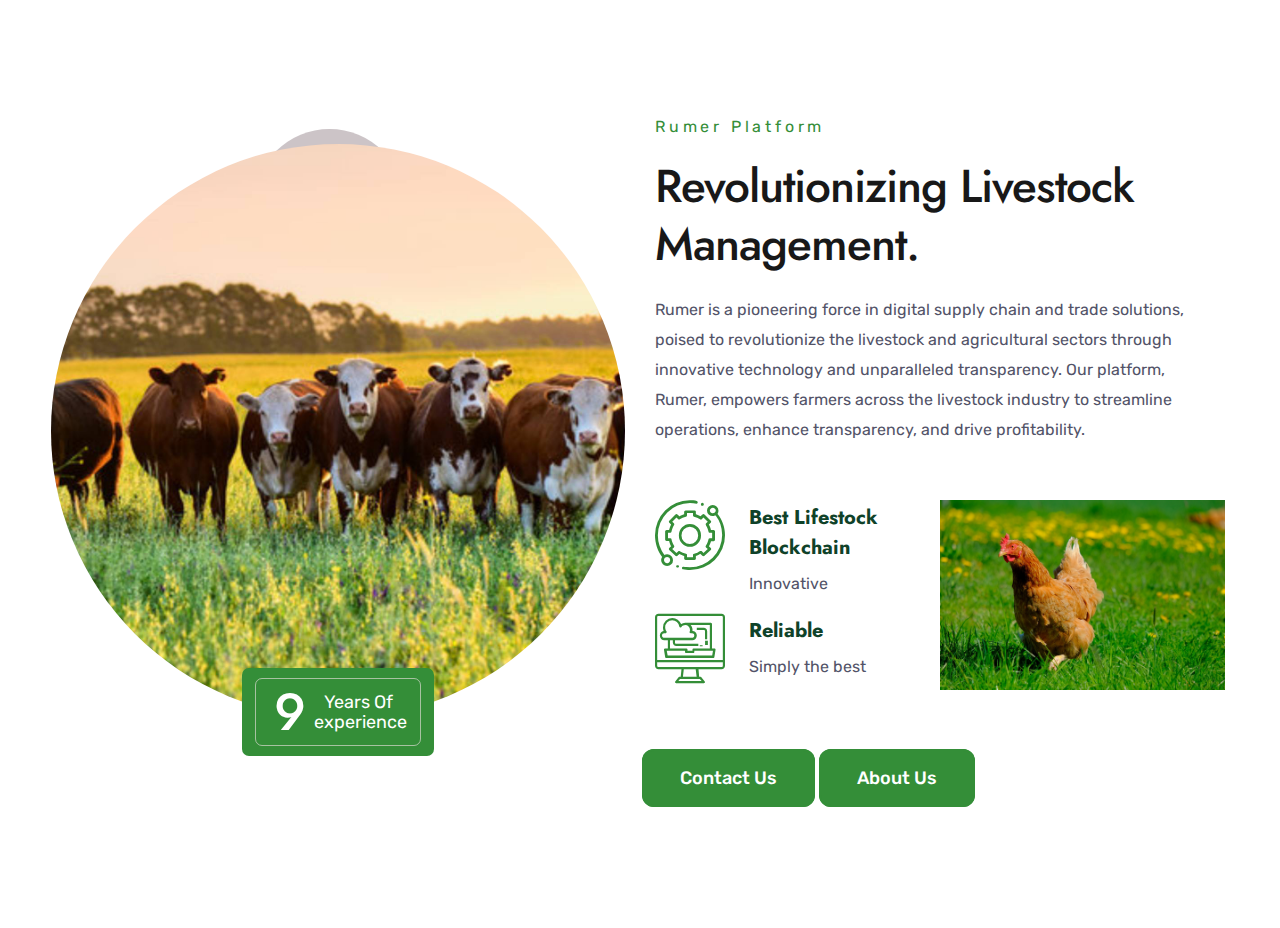
<file: index.html>
<!DOCTYPE html>
<!--[if IE 8 ]><html class="ie" xmlns="http://www.w3.org/1999/xhtml" xml:lang="en-US" lang="en-US"> <![endif]-->
<!--[if (gte IE 9)|!(IE)]><!-->
<html xmlns="http://www.w3.org/1999/xhtml" xml:lang="en-US" lang="en-US">
<!--<![endif]-->

<head>
    <!-- Basic Page Needs -->
    <meta charset="UTF-8">
    <!--[if IE]><meta http-equiv='X-UA-Compatible' content='IE=edge,chrome=1'><![endif]-->
    <title>Rumer Platform</title>

    
    <!-- Mobile Specific Metas -->
    <meta name="viewport" content="width=device-width, initial-scale=1, maximum-scale=1">
    <meta name ="Rumer" description="Revolutionizing Livestocks"/>

    <!-- Boostrap style -->
    <link rel="stylesheet" type="text/css" href="stylesheet/bootstrap.css">

    <!-- Theme style -->
    <link rel="stylesheet" type="text/css" href="stylesheet/style.css">

    <!-- Reponsive -->
    <link rel="stylesheet" type="text/css" href="stylesheet/responsive.css">

    <!-- icoomon font -->
    <link rel="stylesheet" type="text/css" href="stylesheet/icomoon.css">

    <link rel="stylesheet" href="stylesheet/animate.css">

</head>

<body>
    <div class="boxed blog">
        
        <section class="flat-about">
            <div class="container">
                <div class="row">
                    <div class="col-md-12">
                        <div class="themesflat-spacer clearfix" data-desktop="117" data-mobile="60" data-smobile="60"></div>
                    </div>
                    <div class="col-lg-6">
                        <div class="about-post center bd-radius-50-image">
                            <img class="main-post-about" src="images/home/rumerc.jpg" alt="images">
                            <img class="circel-inside" src="images/home/circle-about.png" alt="images">
                            <div class="about-count-box themesflat-counter">
                                <div class="box">
                                    <div class="inner-about-count-box">
                                        <span class="number-count number" data-speed="1500" data-to="20"
                                            data-inviewport="yes">20</span>
                                        <div class="caption-number-count">
                                            Years Of experience
                                        </div>
                                    </div>
                                </div>
                            </div>
                        </div>
                    </div>
                    <div class="col-lg-6">
                        <div class="about-content">
                            <div class="about-content-title wow fadeInUp">
                                <div class="section-subtitle">Rumer Platform</div>
                                <div class="section-title">Revolutionizing Livestock Management.</div>
                                <div class="section-desc">Rumer is a pioneering force in digital supply chain and trade solutions, poised to revolutionize  the livestock and agricultural sectors through innovative technology and unparalleled transparency. Our platform, Rumer, empowers farmers across the livestock industry to streamline operations, enhance transparency, and drive profitability. </div>
                            </div>
                            <div id="about-box" class="about-desc-box">
                                <div class="about-desc">
                                    <div class="about-box-nd1 wow fadeInLeft">
                                        <span class="tf-icon icon-Group-660"></span>
                                        <div class="inner-box">
                                            <a href="#">
                                                <h3 class="section-heading-jost-size20 item-1">
                                                    Best Lifestock Blockchain</h3>
                                            </a>
                                            <p class="section-desc">Innovative</p>
                                        </div>
                                    </div>
                                    <div class="about-box-nd1 wow fadeInLeft">
                                        <span class="tf-icon icon-Group-661"></span>
                                        <div class="inner-box">
                                            <a href="#">
                                                <h3 class="section-heading-jost-size20 item-2">
                                                    Reliable</h3>
                                            </a>
                                            <p class="section-desc">
                                                Simply the best</p>
                                        </div>
                                    </div>
                                </div>
                                <div class="image-desc">
                                    <img class="image" src="images/home/rumer2.jpg" alt="images">
                                </div>
                            </div>
                            <div class="button hover-up">
                                <a href="contact.html" class="btn2">Contact Us</a>
                                <a href="about.html" class="btn2">About Us</a>
                            </div>
                            
                        </div>
                    </div>
                    <div class="col-md-12">
                        <div class="themesflat-spacer clearfix" data-desktop="134" data-mobile="60" data-smobile="60"></div>
                    </div>
                </div>
            </div>
        </section>
       
    <!-- Javascript -->
    <script type="text/javascript" src="javascript/jquery.min.js"></script>
    <script src="owlcarousel/owl.carousel.min.js"></script>
    <script type="text/javascript" src="javascript/bootstrap.min.js"></script>
    <script type="text/javascript" src="javascript/owl.carousel.js"></script>
    <script type="text/javascript" src="javascript/jquery.easing.js"></script>
    <script type="text/javascript" src="javascript/jquery.cookie.js"></script>
    <script type="text/javascript" src="javascript/waypoints.min.js"></script>
    <script type="text/javascript" src="javascript/countto.js"></script>
    <script type="text/javascript" src="javascript/wow.min.js"></script>
    <script type="text/javascript" src="javascript/main.js"></script>
    <!-- /javascript -->

</body>

</html>
</file>
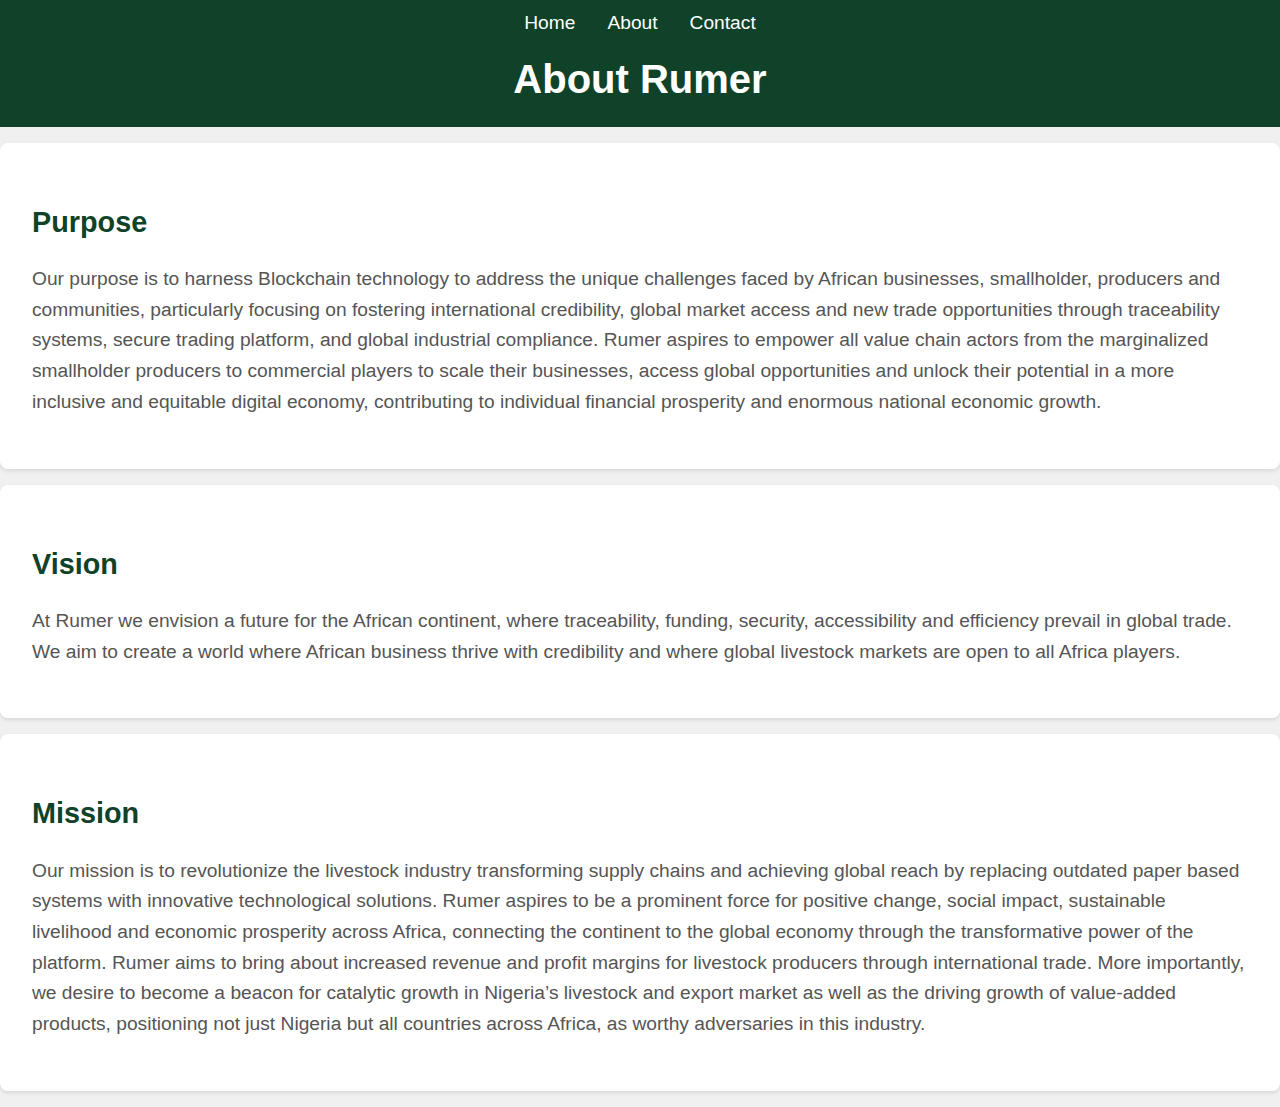
<file: about.html>
<!DOCTYPE html>
<html lang="en">
<head>
    <meta charset="UTF-8">
    <meta name="viewport" content="width=device-width, initial-scale=1.0">
    <title>About Us - Rumer</title>
    <link rel="stylesheet" href="style.css">
</head>
<body>
    <header>
        <nav>
            <ul>
                <li><a href="index.html">Home</a></li>
                <li><a href="about.html">About</a></li>
                <li><a href="contact.html">Contact</a></li>
            </ul>
        </nav>
        <h1>About Rumer</h1>
    </header>
    <section>
        <h2>Purpose</h2>
        <p>
            Our purpose is to harness Blockchain technology to address the unique challenges faced by African businesses, smallholder, producers and communities, particularly focusing on fostering international credibility, global market access and new trade opportunities through traceability systems, secure trading platform, and global industrial compliance. Rumer aspires to empower all value chain actors from the marginalized smallholder producers to commercial players to scale their businesses, access global opportunities and unlock their potential in a more inclusive and equitable digital economy, contributing to individual financial prosperity and enormous national economic growth.
        </p>
    </section>
    <section>
        <h2>Vision</h2>
        <p>
            At Rumer we envision a future for the African continent, where traceability, funding, security, accessibility and efficiency prevail in global trade. We aim to create a world where African business thrive with credibility and where global livestock markets are open to all Africa players.
        </p>
    </section>
    <section>
        <h2>Mission</h2>
        <p>
            Our mission is to revolutionize the livestock industry transforming supply chains and achieving global reach by replacing outdated paper based systems with innovative technological solutions. Rumer aspires to be a prominent force for positive change, social impact, sustainable livelihood and economic prosperity across Africa, connecting the continent to the global economy through the transformative power of the platform. Rumer aims to bring about increased revenue and profit margins for livestock producers through international trade. More importantly, we desire to become a beacon for catalytic growth in Nigeria’s livestock and export market as well as the driving growth of value-added products, positioning not just Nigeria but all countries across Africa, as worthy adversaries in this industry.
        </p>
    </section>
</body>
</html>
</file>
<file: stylesheet/responsive.css>
/* Media Queries
-------------------------------------------------------------- */
@media (min-width: 1024px) and (max-width: 1366px) {
  .flat-testimonials-post .owl-controls {
    display: none;
  }

  .about-content {
    margin: 0;
  }

  #mainnav .menu li a {
    font-size: 15px;
  }

  .nav-wrap {
    margin-left: -30%;
  }

  #header .site-header-right .button {
    margin-top: -2px;
    margin-left: 10px;
  }

  #header .cart {
    padding-left: 15px;
  }

  .features-home2 {
    left: 0;
    right: 0;
  }

  .flat-features .features-box {
    display: unset;
  }

  .flat-why-choose-us .button-read-more {
    left: unset;
  }

  .flat-news-home2 .news-content-box {
    top: 155px;
  }

  .flat-about .circel-inside {
    right: 220px;
  }

  .flat-about .image-desc {
    text-align: unset;
  }


  .flat-team .icon-top::after {
    top: 4px;
    right: 25px;
  }

  .flat-profolio-home2 .list-box-profolio .image-profolio .active {
    height: 37.4%;
  }

  .flat-profolio-home2 .list-box-profolio:hover .profolio-show {
    height: 70%;
  }

  .flat-profolio-home2 .profolio-info .desc-box {
    max-width: 150px;
    max-height: 34px;
    overflow: hidden;
  }

  .flat-profolio .item-four-column {
    width: 50%;
}
.list-box-profolio .image-profolio {
  margin-bottom: 30px;
}

  .flat-testimonials .dividers-testimonials {
    height: 40px;
  }

  .flat-about-2nd .content-right {
    padding: 60px 4.4% 178px 1.3%;
  }

  .flat-contact .contact-address {
    bottom: 20px;
    left: -314px;
  }

  .footer .footer-contact-info .location {
    padding-right: 0px;
  }

  .footer .footer-contact-info .phone-call {
    padding-left: 2.6%;
  }

  .footer .footer-contact-info .email {
    padding-left: 5%;
  }

  .footer .logo-footer {
    padding: 33px 25px 33px 25px;
  }
}

/* Smaller than standard 1200 */
@media only screen and (max-width: 1199px) {
}
/* tablet */
@media (min-width: 768px) and (max-width: 1023px) {

  #header .header-wrap-home1,
  .top-header1 .top-bar-right {
    padding: 0;
    margin-left: 0;
    margin-right: 4%;
  }

  .list-footer.wow.fadeInUp {
    margin-top: 100px;
    display: flex;
    flex-wrap: wrap;
  }

  .list-footer .footer-item,
  .flat-profolio-home2 .item-three-column {
    width: 50%;
  }

  .flat-why-choose-us .WCU-image {
    height: 160px;
  }

  .flat-why-choose-us .button-read-more {
    left: 15%;
    transform: translate(0);
  }

  .flat-about-home2 .about-box-right {
    padding: 50px 25% 0 25px;
  }

  .flat-about-home2 .about-content-left .about-count-year {
    bottom: -65px;
  }

  .flat-about-2nd .content-right {
    margin-left: 10px !important;
    margin-right: 10px !important;
  }

  .flat-profolio-home2 .item-flex-100 {
    display: flex;
    width: 100% !important;
  }

  .item-flex-100 .list-box-profolio:first-child {
    margin-right: 15px;
  }

  .item-flex-100 .list-box-profolio:last-child {
    margin-left: 15px;
  }

  .flat-profolio-home2 .list-box-profolio:hover .profolio-show {
    height: 65%;
  }

  .flat-profolio-home2 .list-box-profolio .image-profolio .active {
    height: 31.4%;
  }

  .flat-profolio-home2 .list-box-profolio .profolio-info .profolio-btn::after {
    margin-left: unset;
    margin-right: 25px;
  }

  .flat-profolio-home2 .desc-box {
    max-height: 30px;
    overflow: hidden;
  }

  .flat-testimonials-home2 .testimonials-author-box {
    margin: 20px 0;
    width: unset;
  }

  .flat-news-home2 .news-content-box {
    padding: 30px 20px 23px 25px;
  }

  .flat-news-home2 .button-news {
    margin-right: unset;
    margin-top: 15%;
  }

  .footer-style-2 .title-section-footer::before {
    top: 40%;
  }

  .flat-team .icon-top::after {
    padding: 10px 11px 10px 11px;
    font-size: 10px;
  }

  .flat-team .list-icon-hidden .fa {
    padding: 10px 11px 10px 11px;
    font-size: 10px;
  }

  .widgets-nav-social {
    line-height: unset;
  }

  .footer .logo-footer {
    padding: 38px 18px 38px 18px;
  }

  .footer .content-email {
    max-width: 120px;
    overflow: hidden;
  }

  .footer .footer-contact-info .email {
    padding-left: 4%;
  }

  .footer .footer-contact-info .location {
    padding-left: 6.3%;
    padding-right: 0;
  }

  .footer .footer-contact-info .phone-call {
    padding-left: 0%;
  }

  .footer .content-location {
    max-height: 80px;
    overflow: hidden;
  }

  .flat-about-2nd .tag-logo {
    right: 0;
  }

  .flat-about-2nd .content-left {
    margin-right: 0;
  }

  .about-desc {
    width: 30%;
  }

  .flat-about .circel-inside {
    right: 94px;
  }

  #header .site-header-right .button,
  .contact .contact-address {
    display: none;
  }

  #header .header-wrap-home1 .inner-header {
    padding-left: 0;
  }
  #mainnav .menu li a {
    font-size: 15px;
  }

  .footer .footer-contact-info .heading-16px-rubik {
    font-size: 12px;
  }

  .about-inner .about-post {
    margin-top: 4.7%;
    margin-left: 80px;
    margin-right: 80px;
  }
  .about-inner .about-content {
    margin-left: 0;
    margin-top: 11%;
  }

  .team .list-team {
    margin: 71px 23% 0 23%;
  }

  .team .our-profolio {
    margin: 10px 3% 0 2.4%;
  }

  .team .image-profolio {
    margin-bottom: 25px;
  }

  .team .profolio-info {
    margin-left: 15.6px;
    margin-right: 15.6px;
    padding-left: 30px;
    padding-right: 20px;
    padding-top: 30px;
    padding-bottom: 30px;
    overflow: hidden;
  }

  .team .image-profolio:hover .profolio-show {
    height: 36%;
  }

  .about-2nd .about-content-left {
    padding-right: 0;
  }

  .about-2nd .content-right {
    padding: 120px 0 203px 7.2%;
  }

  .work-process .section-title {
    padding: 0 20% 0 20.5%;
  }

  .contact {
    padding: 50px 5px 99px 0px;
  }

  .contact .contact-left {
    padding-right: 20%;
  }

  .contact .contact-right {
    margin: 50px 0 0 0;
  }

  .contact .contact-right .form-contact-right {
    padding: 58px 44px 51px 44px;
  }
}

/* Smaller than standard 992 */
@media only screen and (max-width: 991px) {

  .footer-style-2 .list-footer,
  .flat-contact .contact-address {
    width: 100% !important;
  }

  .features-home2 .features-home2-box,
  .flat-about-home2 .about-content-right,
  .flat-why-choose-us .flat-WCU-box,
  .flat-about-home2 .about-content-left,
  .flat-service-home2 .service-box,
  .flat-shop,
  .flat-shop .shop-item-box,
  .flat-counter .counter-content-left,
  .flat-counter .counter-content-right,
  .flat-profolio-home2,
  .flat-testimonials-home2 .testimonials-content-right,
  .flat-news-home2 .section-title-box,
  .flat-news-home2 .flat-news-box,
  .footer-style-2 .list-footer,
  .footer-style-2 .footer-form-home2,
  .flat-features,
  .inner-features,
  .about-content,
  .flat-about .button,
  .flat-services .our-services-box,
  .flat-team .list-team,
  .flat-profolio,
  .subcribe-box,
  .flat-work-process .features-box,
  .flat-blog-home01 .blog-item,
  .flat-testimonials,
  .flat-contact .contact-right,
  .footer .footer-contact-info,
  .footer .top-footer-left,
  .widgets-menu-1, .widgets-menu-2, .widgets-subcribes,
  .features-home2 .section-desc,
  .footer-style-2 .widgets-menu-1 .list-menu-1,
  .flat-blog-standard,
  .flat-blog-detail,
  .flat-faq,
  .flat-contact-page,
  .subcribe-box .form-subcribe,
  .flat-case-details .author-note,
  .flat-case-details .author-post,
  .flat-case-details {
    margin: 0;
  }

  .widgets-nav-social,
  #header .header-wrap,
  .footer-bottom,
  .flat-services,
  .flat-team,
  .flat-about-2nd .content-right,
  .flat-work-process,
  .flat-contact,
  .flat-blog-home01,
  .flat-profolio,
  .flat-contact .section-title,
  .list-footer {
    margin: 0;
    padding: 0;
  }

  .top-header {
    padding: 0 20px;
  }

  .features-home2 {
    left: 0;
    right: 0;
  }

  #header .header-wrap {
    padding: 0 5px;
  }

  .flat-profolio-home2 {
    padding: 0 10px;
  }

  .subcribe-box .inner-subcribe-box,
  .flat-contact .contact-right .form-contact-right {
    padding: 30px;
  }

  .subcribe-box .form-subcribe {
    margin-top: 10px;
  }

  .flat-why-choose-us .content-features,
  .flat-about-home2 .about-content-right,
  .flat-news-home2 .news-content-box {
    padding-left: 15px;
    padding-right: 15px;
  }

  .features-box,
  .flat-services .our-services-box,
  .flat-work-process .features-box,
  .flat-team .team-box,
  .flat-work-process .content-features,
  .flat-contact .contact-left,
  .widgets-menu-1, .widgets-menu-2, .widgets-subcribes,
  .flat-why-choose-us .WCU-image,
  .flat-case-details .author-post {
    margin-bottom: 30px;
  }

  .flat-shop,
  .flat-testimonials-home2,
  .footer-style-2 .footer-form-home2,
  .about-content,
  .flat-services,
  .flat-team,
  .flat-profolio,
  .flat-about-2nd .content-right,
  .flat-contact,
  .flat-blog-home01,
  .flat-faq,
  .flat-contact-page,
  .flat-case-details {
    padding: 60px 0;
  }

  .flat-blog-standard,
  .flat-blog-detail {
    padding: 60px 0 120px 0;
  }

  .flat-about-home2 .image-about-home2,
  .img-center,
  #mainnav,
  .site-header-right,
  .search,
  .cart {
    display: none;
  }

  .flat-why-choose-us .features-box,
  .list-footer {
    display: block;
  }

  .flat-why-choose-us .features-box,
  .flat-about .about-post,
  .flat-case-details .post-inner-box,
  .flat-case-details .author-post {
    text-align: center;
  }

  .flat-why-choose-us,
  .flat-about-home2,
  .flat-testimonials-home2,
  .flat-news-home2,
  .flat-about-2nd .content-right,
  .flat-work-process,
  .footer  {
    background-image: unset;
  }

  .flat-service-home2 {
    height: unset;
  }

  .flat-contact .contact-address {
    position: unset;
  }

  .item-four-column,
  .widget_lastest,
  .widgets-contact-info,
  .flat-shop .tf-shop-item li {
    width: 50%;
  }

  .flat-shop .tf-shop-item {
    flex-wrap: wrap;
  }

  .widget_lastest {
    float: left;
    padding-right: 10px;
  }

  .widgets-contact-info {
    float: right;
    padding-left: 10px;
  }

  .flat-profolio .image-profolio:hover .profolio-show {
    height: 38%;
  }

  .flat-about-2nd .subcribe-about {
    position: unset;
  }

  .flat-profolio .image-profolio .active {
    height: 38%;
  }

  .flat-profolio-home2 .list-box-profolio .profolio-info .button-next {
    right: 0;
  }

  .flat-profolio .profolio-info .desc-box,
  .flat-profolio-home2 .profolio-info .desc-box {
    max-width: 150px;
    max-height: 34px;
    overflow: hidden;
  }

  .themesflat-pagination-style2 .text-left {
    padding: 38px 17px 38px 125px;
  }

  .themesflat-pagination-style2 .text-right {
    padding: 38px 154px 38px 0px;
  }

  .flat-service-details .icon-services {
    padding: 40px;
  }

  .flat-profolio .profolio-info {
    margin-right: 6.1%;
    padding-left: 20px;
    padding-right: 20px;
  }

  .flat-profolio .list-box-profolio {
    width: 100%;
    margin-bottom: 25px;
  }

  .flat-team .image-staff:not(:hover) .list-icon-hidden {
    right: -70%;
    transition: 1s ease;
  }

  .flat-team .icon-top::after {
    top: 5px;
    right: 14px;
  }

  .logo {
    display: inline-block;
  }

  .btn-menu {
    position: absolute;
    display: block;
    right: 15px;
  }

  .nav-wrap {
    position: relative;
  }

  .content-blog-detail .input-yourname,
  .input-youremail {
    width: 100% !important;
    margin-left: 0 !important;
    margin-right: 0 !important;
  }
  .themesflat-map { height: 300px; }
}

/* All Mobile Sizes */
@media only screen and (max-width: 767px) {
  /* reset padding */

  .features-home2 .features-home2-box,
  .flat-news-home2 .button-news,
  .flat-news-home2 .flat-news-box,
  .list-footer .widgets-about,
  .footer-style-2 .list-contact-footer2,
  .footer-style-2 .widgets-menu-1,
  .footer-style-2 .widgets-menu-2,
  .footer-style-2 .footer-form-home2,
  .flat-team .list-team,
  #header .header-wrap-home1,
  .flat-about-2nd .content-left,
  .about-2nd .section-title,
  .footer-style-2 .widgets-about .widgets-nav-social,
  .flat-service-details .services-item-left,
  .flat-service-details .services-item-right {
    margin: 0 !important;
  }

  .features-home2 .features-home2-box,
  .flat-work-process .icon-wp-box {
    padding: 20px;
  }

  .features-home2 .features-home2-box,
  .flat-about .about-desc-box,
  .top-header,
  .flat-about-2nd .box,
  .top-header .top-bar-right,
  .flat-news-home2 .button-news,
  .subcribe-box .btn-subcribe,
  .flat-work-process .features-box,
  .flat-service-details .services-item  {
    display: block;
  }

  #header .site-header-right .button,
  .img-slide,
  .footer .top-footer,
  .flat-work-process .icon-box,
  .flat-work-process .icon-box2,
  .flat-work-process .icon-box3,
  .flat-case-details .paginate-box .content-features,
  .ripple  {
    display: none;
  }

  .features-home2 .features-left,
  .features-home2 .features-right,
  .item-three-column,
  .item-four-column,
  .top-header .top-bar-right,
  .footer-style-2 .widgets-about,
  .footer-style-2 .list-footer .footer-item,
  .top-header1 .top-bar-right,
  .flat-about .image-desc,
  .list-footer .footer-item,
  .subcribe-box .btn-subcribe,
  .widget_lastest,
  .widgets-contact-info,
  .image-desc,
  .flat-about .image,
  .flat-service-details .post-inner-box img {
    width: 100% !important;
  }

  .flat-counter .background-counter {
    height: unset;
  }

  .top-header .top-bar-left {
    display: block !important;
    float: unset;
  }

  #header .header-wrap,
  .footer-bottom,
  .top-bar-right .widgets-nav-social,
  .top-footer-style2 .widgets-nav-social {
    justify-content: center;
  }

  .section-title,
  .title-main {
    font-size: 37px;
  }

  .features-home2 {
    bottom: -211px;
  }

  .top-header .top-bar-left,
  .top-header-inner,
  .top-bar-right,
  .top-header .top-bar-right,
  .widgets-nav-social {
    line-height: unset;
  }

  .top-header,
  .top-header1 {
    padding: 10px 0;
  }

  .flat-counter .content-left-box {
    position: unset;
    width: unset;
  }

  .flat-why-choose-us .flat-WCU-box:first-child,
  .top-header1 {
    margin-bottom: 60px;
  }

  .list-footer,
  .top-footer-style2 {
    margin-top: 60px;
  }

  .footer-style-2 .list-footer,
  .footer-style-2 .list-footer .footer-item,
  .widgets-contact-info {
    margin-top: 30px;
  }

  .image-desc {
    margin: 30px 0;
  }

  #header .header-wrap-home1 .inner-header,
  #header .header-wrap,
  .flat-profolio-home2,
  .flat-services .our-services-box .icon-size,
  .flat-services .our-services-box .icon-size2,
  .flat-services .our-services-box .icon-size3,
  .flat-services .our-services-box .icon-size4,
  .footer-style-2 .list-footer,
  .list-footer .text-decs,
  .footer-style-2 .widgets-menu-1 .list-menu-1,
  footer .widgets-about .widgets-nav-social,
  .widget_lastest,
  .widgets-contact-info  {
    padding: 0 !important;
  }

  .flat-about-home2 .content-features,
  .list-footer .text-decs,
  .footer-style-2 .list-contact-footer2,
  .footer-style-2 .widgets-about .widgets-nav-social {
    margin-top: 20px !important;
  }

  .flat-profolio-home2 .list-box-profolio .profolio-info .profolio-btn::after {
    margin-left: 0;
    margin-right: 20px;
  }

  .flat-profolio-home2 .list-box-profolio .image-profolio .active {
    height: 32.4%;
  }

  .flat-profolio-home2 .list-box-profolio:hover .profolio-show {
    height: 62.4%;
  }

  .flat-news-home2 .button-news {
    float: left;
  }

  .flat-profolio-home2 .desc-box {
    max-height: 30px;
    overflow: hidden;
  }

  .flat-testimonials-home2 .testimonials-author-box,
  .flat-about .about-desc-box,
  footer .widgets-about .widgets-nav-social {
    margin: 20px 0;
  }

  .flat-testimonials-home2 .author-carousel {
    bottom: -20px;
    left: 0;
    padding: 0 15px;
  }

  .flat-service-details .create-by-author,
  .flat-case-details .author-note {
    padding: 20px;
  }

  .flat-blog-standard,
  .flat-blog-detail {
    padding-bottom: 60px !important;
  }

  .top-footer-style2,
  .flat-about .button,
  .top-header1,
  .flat-about .image-desc,
  .top-header,
  .subcribe-box .btn-subcribe,
  .flat-work-process .icon-wp-box,
  .flat-work-process .content-features {
    text-align: center;
  }

  .footer-style-2 .title-section-footer::before,
  .subcribe-box .btn-subcribe {
    position: unset;
  }

  .flat-services .our-services-box {
    display: grid;
    text-align: center !important;
    padding-top: 30px;
    margin: 0 0 30px 0;
  }

  .flat-services .content-features {
    padding: 24px 20px 12px 20px;
  }

  .flat-contact-page .contact-right .form-contact-right {
    padding: 0 15px;
  }

  .flat-testimonials .list-testimonials {
    margin: 103px 0 120px 0;
  }

  .subcribe-box {
    height: unset;
    padding-bottom: 37px;
  }

  .flat-team .list-team {
    margin-left: -15px;
    margin-right: -15px;
  }

  .flat-about-2nd .content-left {
    height: 500px;
  }

  .flat-about-2nd .desc-features {
    padding-right: 15px;
  }

  .res-btn-slider,
  .flat-service-details .post-inner-box {
    margin-bottom: 20px;
  }

  .flat-work-process .icon-box2 {
    position: absolute;
    top: 42%;
    right: -44px;
  }

  .flat-work-process .icon-box3 {
    position: absolute;
    top: 43%;
    right: -42px;
  }

  #rev-slider2 .button-box {
    display: unset;
    margin-top: 170px;
  }

  .flat-work-process .content-features {
    padding: 34px 35px 0 15px;
  }

  .flat-contact .info {
    max-height: 59px;
    overflow: hidden;
  }

  .flat-contact .contact-right .input-phone,
  .flat-contact-page .contact-right .input-phone,
  .input-services,
  .content-blog-detail .box-2 {
    margin-left: 0;
  }

  .list-menu-1,
  .footer-style-2 ul.list-menu-1,
  .list-menu-2 {
    margin-left: 20px !important;
  }

  .flat-contact .contact-right .input-name,
  .flat-contact-page .contact-right .input-name,
  .input-phone,
  .input-email,
  .input-services,
  .flat-shop .tf-shop-item li {
    width: 100%;
  }

  .flat-contact .contact-right .input-row,
  .flat-contact-page .contact-right .input-row {
    display: unset;
  }

  .flat-contact .contact-right .form-contact-right,
  .flat-contact-page .contact-right .form-contact-right {
    margin-top: 30px;
  }

  .flat-work-process .section-title {
    padding: 0;
  }

  .subcribe-box .form-subcribe {
    margin: 0;
  }

  .subcribe-box .form-subcribe {
    margin-top: 20px;
  }

  .subcribe-box .inner-subcribe-box {
    padding-top: 40px;
    padding-left: 25px;
  }

  .flat-about-2nd .content-right .about-box,
  .about-box {
    width: 100%;
  }

  .flat-about-2nd .tag-logo {
    right: 0;
  }

  .flat-profolio .list-box-profolio {
    width: 100%;
    margin-left: 0;
    margin-bottom: 25px;
  }

  .flat-team .icon-top::after {
    top: 12px;
    right: 25px;
  }

  .tf-features .desc-features {
    margin-bottom: 20px;
    max-height: 80px;
    overflow: hidden;
  }

  .service-inner .desc-features {
    max-height: 88px;
    overflow: hidden;
  }

  .about-2nd .content-right {
    padding: 98px 0 160px 5%;
  }

  .flat-case-study .list-box-profolio .image-profolio .active,
   .flat-case-study .list-box-profolio .image-profolio:hover .profolio-show {
    height: 40%;
}

  /* Mobile Portrait Size */
  @media only screen and (max-width: 549px) {
  }

  @media (max-width: 320px) {
  }
}
</file>
<file: stylesheet/icomoon.css>
@font-face {
  font-family: 'icomoon';
  src:  url('../fonts/icomoon.eot?rxj9r8');
  src:  url('../fonts/icomoon.eot?rxj9r8#iefix') format('embedded-opentype'),
    url('../fonts/icomoon.ttf?rxj9r8') format('truetype'),
    url('../fonts/icomoon.woff?rxj9r8') format('woff'),
    url('../fonts/icomoon.svg?rxj9r8#icomoon') format('svg');
  font-weight: normal;
  font-style: normal;
  font-display: block;
}

[class^="icon-"], [class*=" icon-"] {
  /* use !important to prevent issues with browser extensions that change fonts */
  font-family: 'icomoon' !important;
  speak: never;
  font-style: normal;
  font-weight: normal;
  font-variant: normal;
  text-transform: none;
  line-height: 1;

  /* Better Font Rendering =========== */
  -webkit-font-smoothing: antialiased;
  -moz-osx-font-smoothing: grayscale;
}

.icon-hanging-bot:before {
  content: "\e922";
  color: #348e38;
}
.icon-admin-sys:before {
  content: "\e923";
  color: #348e38;
}
.icon-spray:before {
  content: "\e924";
  color: #348e38;
}
.icon-tele-sale:before {
  content: "\e925";
  color: #348e38;
}
.icon-Group-7526 .path1:before {
  content: "\e911";
  color: rgb(101, 225, 130);
}
.icon-Group-7526 .path2:before {
  content: "\e912";
  margin-left: -1.1474609375em;
  color: rgb(15, 66, 41);
}
.icon-Group-7526 .path3:before {
  content: "\e913";
  margin-left: -1.1474609375em;
  color: rgb(15, 66, 41);
}
.icon-Group-7526 .path4:before {
  content: "\e914";
  margin-left: -1.1474609375em;
  color: rgb(15, 66, 41);
}
.icon-Group-7526 .path5:before {
  content: "\e915";
  margin-left: -1.1474609375em;
  color: rgb(15, 66, 41);
}
.icon-Group-7526 .path6:before {
  content: "\e916";
  margin-left: -1.1474609375em;
  color: rgb(15, 66, 41);
}
.icon-Group-7527 .path1:before {
  content: "\e917";
  color: rgb(101, 225, 130);
}
.icon-Group-7527 .path2:before {
  content: "\e918";
  margin-left: -0.873046875em;
  color: rgb(15, 66, 41);
}
.icon-Group-7527 .path3:before {
  content: "\e919";
  margin-left: -0.873046875em;
  color: rgb(15, 66, 41);
}
.icon-Group-7528 .path1:before {
  content: "\e91a";
  color: rgb(101, 225, 130);
}
.icon-Group-7528 .path2:before {
  content: "\e91b";
  margin-left: -1.02734375em;
  color: rgb(15, 66, 41);
}
.icon-Group-7528 .path3:before {
  content: "\e91c";
  margin-left: -1.02734375em;
  color: rgb(15, 66, 41);
}
.icon-icon-farming-layer .path1:before {
  content: "\e91d";
  color: rgb(101, 225, 130);
}
.icon-icon-farming-layer .path2:before {
  content: "\e91e";
  margin-left: -1.009765625em;
  color: rgb(15, 66, 41);
}
.icon-icon-farming-layer .path3:before {
  content: "\e91f";
  margin-left: -1.009765625em;
  color: rgb(15, 66, 41);
}
.icon-icon-farming-layer .path4:before {
  content: "\e920";
  margin-left: -1.009765625em;
  color: rgb(15, 66, 41);
}
.icon-icon-farming-layer .path5:before {
  content: "\e921";
  margin-left: -1.009765625em;
  color: rgb(15, 66, 41);
}
.icon-greenhouse1:before {
  content: "\e907";
  color: #0f4229;
}
.icon-seeding1:before {
  content: "\e90c";
  color: #0f4229;
}
.icon-watering-can1:before {
  content: "\e90d";
  color: #0f4229;
}
.icon-icon1:before {
  content: "\e90e";
  color: #fff;
}
.icon-icon21:before {
  content: "\e90f";
  color: #fff;
}
.icon-icon31:before {
  content: "\e910";
  color: #fff;
}
.icon-seed:before {
  content: "\e900";
  color: #348e38;
}
.icon-farming:before {
  content: "\e901";
  color: #348e38;
}
.icon-hand-gloves:before {
  content: "\e902";
  color: #348e38;
}
.icon-fruit-box:before {
  content: "\e903";
  color: #348e38;
}
.icon-Group-660:before {
  content: "\e904";
  color: #348e38;
}
.icon-Group-661:before {
  content: "\e905";
  color: #348e38;
}
</file>
<file: style.css>
body {
  font-family: Arial, sans-serif;
  line-height: 1.6;
  margin: 0;
  padding: 0;
  background-color: #f0f0f0;
  color: #333;
}

header {
  background-color: #0f4229;
  color: white;
  padding: 0.5rem 0;
  text-align: center;
  position: sticky;
  top: 0;
  width: 100%;
  z-index: 1000;
}

nav {
  display: flex;
  justify-content: center;
  background-color: #0f4229;
}

nav ul {
  list-style: none;
  margin: 0;
  padding: 0;
  display: flex;
}

nav ul li {
  margin: 0 1rem;
}

nav ul li a {
  color: white;
  text-decoration: none;
  font-size: 1.2rem;
}

nav ul li a:hover {
  text-decoration: underline;
}

header h1 {
  margin: 0;
  font-size: 2.5rem;
  padding: 0.5rem 0;
}

section {
  padding: 2rem;
  margin: 1rem 0;
  background-color: white;
  border-radius: 8px;
  box-shadow: 0 2px 4px rgba(0, 0, 0, 0.1);
}

section h2 {
  color: #0f4229;
  font-size: 1.8rem;
  margin-bottom: 1rem;
}

section p {
  font-size: 1.2rem;
  color: #555;
}

@media (max-width: 768px) {
  header h1 {
    font-size: 2rem;
  }

  section h2 {
    font-size: 1.5rem;
  }

  section p {
    font-size: 1rem;
  }

  nav ul li a {
    font-size: 1rem;
  }
}
</file>
<file: stylesheet/style.css>
/**
  * Name: Gettree
  * Version: 1.0
  * Author: Themesflat
  * Author URI: http://www.themesflat.com
*/
@import url('flexslider.css');
@import url('font-awesome.css');
@import url('shortcodes.css');
@import url('owl.carousel.css');
@import url('https://fonts.googleapis.com/css2?family=Rubik:ital,wght@0,300;0,400;0,500;0,600;0,700;1,300&display=swap');
@import url('https://fonts.googleapis.com/css2?family=Jost:wght@200;300;400;500;600;700;800&display=swap');
@import url('animate.css');

/* rev slider */

@import url('../rev-slider/css/layers.css');
@import url('../rev-slider/css/navigation.css');
@import url('../rev-slider/css/settings.css');

/**
  *	Reset
  *	Repeatable Patterns
  *	Top
  * Repeatable Patterns
  * bootstrap resetting elements
  * link style
  * button style
  * root
  * font flobal
  * effect hover
  * header
  * main menu
  * submenu
  * page title
  * home2 slider
  * blog
  * blog detail
  * footer
  * mobile navigation
  * gotop
  * preloader
*/


/* Reset
-------------------------------------------------------------- */

html {
    overflow-y: scroll;
    -webkit-text-size-adjust: 100%;
    -ms-text-size-adjust: 100%;
}

body {
    line-height: 1;
    -webkit-font-smoothing: antialiased;
    -webkit-text-size-adjust: 100%;
    -ms-text-size-adjust: 100%;
}
a, abbr, acronym, address, applet, article, aside, audio, b, big, blockquote, body, caption, canvas, center, cite, code, dd, del, details, dfn, dialog, div, dl, dt, em, embed, fieldset, figcaption, figure, form, footer, header, hgroup, h1, h2, h3, h4, h5, h6, html, i, iframe, img, ins, kbd, label, legend, li, mark, menu, nav, object, ol, output, p, pre, q, ruby, s, samp, section, small, span, strike, strong, sub, summary, sup, tt, table, tbody, textarea, tfoot, thead, time, tr, th, td, u, ul, var, video {
    font-family: inherit;
    font-size: 100%;
    font-weight: inherit;
    font-style: inherit;
    vertical-align: baseline;
    margin: 0;
    padding: 0;
    border: 0;
    outline: 0;
    background: transparent;
}
article, aside, details, figcaption, figure, footer, header, hgroup, menu, nav, section {
    display: block;
}

ol,
ul {
    list-style: none;
}

blockquote,
q {
    -webkit-hyphens: none;
    -moz-hyphens: none;
    -ms-hyphens: none;
    hyphens: none;
    quotes: none;
}

figure {
    margin: 0;
}

:focus {
    outline: 0;
}

table {
    border-collapse: collapse;
    border-spacing: 0;
}

img {
    border: 0;
    -ms-interpolation-mode: bicubic;
    vertical-align: middle;
}

legend {
    white-space: normal;
}

button,
input,
select,
textarea {
    font-size: 100%;
    margin: 0;
    max-width: 100%;
    vertical-align: baseline;
    -webkit-box-sizing: border-box;
    -moz-box-sizing: border-box;
    box-sizing: border-box;
}

button,
input {
    line-height: normal;
}

input,
textarea {
    background-image: -webkit-linear-gradient( hsla(0, 0%, 100%, 0), hsla(0, 0%, 100%, 0));
    /* Removing the inner shadow, rounded corners on iOS inputs */
}

button,
input[type='button'],
input[type='reset'],
input[type='submit'] {
    line-height: 1;
    cursor: pointer;
    /* Improves usability and consistency of cursor style between image-type 'input' and others */
    -webkit-appearance: button;
    /* Corrects inability to style clickable 'input' types in iOS */
    border: none;
}

input[type='checkbox'],
input[type='radio'] {
    padding: 0;
    /* Addresses excess padding in IE8/9 */
}

input[type='search'] {
    -webkit-appearance: textfield;
    /* Addresses appearance set to searchfield in S5, Chrome */
}

input[type='search']::-webkit-search-decoration {
    /* Corrects inner padding displayed oddly in S5, Chrome on OSX */
    -webkit-appearance: none;
}

button::-moz-focus-inner,
input::-moz-focus-inner {
    /* Corrects inner padding and border displayed oddly in FF3/4 www.sitepen.com/blog/2008/05/14/the-devils-in-the-details-fixing-dojos-toolbar-buttons/ */
    border: 0;
    padding: 0;
}

*,
*:before,
*:after {
    -webkit-box-sizing: border-box;
    -moz-box-sizing: border-box;
    box-sizing: border-box;
}


/* Repeatable Patterns
-------------------------------------------------------------- */

*,
*:before,
*:after {
    -webkit-box-sizing: border-box;
    -moz-box-sizing: border-box;
    box-sizing: border-box;
}

body {
    font: 16px/30px 'Rubik', sans-serif;
    background-color: #fff;
    color: #fff;
}

ul,
ol {
    padding: 0;
}

img {
    max-width: 100%;
    height: auto;
}

b,
strong {
    font-weight: 900;
}

button {
    transition-duration: 0.5s;
    border: none;
}

select,
option {
    font-size: 16px !important;
    font-family: 'Rubik', sans-serif !important;
    color: var(--primary-color2) !important;
}

button,
input[type='button'],
input[type='reset'],
input[type='submit'] {
    background-color: var(--primary-color);
    padding: 15px;
    -webkit-transition: all 0.3s ease-in-out;
    -moz-transition: all 0.3s ease-in-out;
    -ms-transition: all 0.3s ease-in-out;
    -o-transition: all 0.3s ease-in-out;
    transition: all 0.3s ease-in-out;
}

button.search-submit-form {
    padding: 15px;
    -webkit-transition: all 0.3s ease-in-out;
    -moz-transition: all 0.3s ease-in-out;
    -ms-transition: all 0.3s ease-in-out;
    -o-transition: all 0.3s ease-in-out;
    transition: all 0.3s ease-in-out;
}

select,
textarea,
input[type='text'],
input[type='password'],
input[type='datetime'],
input[type='datetime-local'],
input[type='date'],
input[type='month'],
input[type='time'],
input[type='week'],
input[type='number'],
input[type='url'],
input[type='search'],
input[type='tel'],
input[type='color'],
input[type='email'] {
    position: relative;
    display: block;
    width: 100%;
    line-height: 24px;
    padding: 8px 15px;
    color: #798883;
    height: 45px;
    border-radius: 5px;
    margin-bottom: 20px;
    -webkit-transition: all 0.3s ease-in-out;
    -moz-transition: all 0.3s ease-in-out;
    -ms-transition: all 0.3s ease-in-out;
    -o-transition: all 0.3s ease-in-out;
    transition: all 0.3s ease-in-out;
}

textarea:focus,
input[type='text']:focus,
input[type='password']:focus,
input[type='datetime']:focus,
input[type='datetime-local']:focus,
input[type='date']:focus,
input[type='month']:focus,
input[type='time']:focus,
input[type='week']:focus,
input[type='number']:focus,
input[type='email']:focus,
input[type='url']:focus,
input[type='search']:focus,
input[type='tel']:focus,
input[type='color']:focus {
    -webkit-box-shadow: none;
    -moz-box-shadow: none;
    box-shadow: none;
    border: solid 2px var(--primary-color);
    font-size: 16px;
    font-family: 'Rubik', sans-serif;
}

textarea:hover,
input[type='text']:hover,
input[type='password']:hover,
input[type='datetime']:hover,
input[type='datetime-local']:hover,
input[type='date']:hover,
input[type='month']:hover,
input[type='time']:hover,
input[type='week']:hover,
input[type='number']:hover,
input[type='email']:hover,
input[type='url']:hover,
input[type='search']:hover,
input[type='tel']:hover,
input[type='color']:hover {
    -webkit-box-shadow: none;
    -moz-box-shadow: none;
    box-shadow: none;
    border: solid 2px var(--primary-color);
}

textarea,
input[type='text'],
input[type='password'],
input[type='datetime'],
input[type='datetime-local'],
input[type='date'],
input[type='month'],
input[type='time'],
input[type='week'],
input[type='number'],
input[type='email'],
input[type='url'],
input[type='search'],
input[type='tel'],
input[type='color'] {
    -webkit-box-shadow: none;
    -moz-box-shadow: none;
    box-shadow: none;
    border: solid 2px #dbe3df;
}

textarea {
    border: solid 2px #dbe3df;
    width: 100%;
    padding: 10px 15px;
    height: 200;
}

input[type='checkbox'] {
    display: inline;
}

textarea:-moz-placeholder,
textarea::-moz-placeholder,
input:-moz-placeholder,
input::-moz-placeholder {
    color: #798883;
    opacity: 1;
}

input:-ms-input-placeholder {
    font-family: 'Rubik', sans-serif;
    font-size: 16px;
    font-weight: 400;
    line-height: 30px;
}

textarea::-webkit-input-placeholder,
input::-webkit-input-placeholder {
    color: var(--primary-color2);
    opacity: 1;
    font-family: 'Rubik', sans-serif;
    font-size: 16px;
    font-weight: 400;
    line-height: 30px;
}


/* bootstrap resetting elements */

textarea,
input[type='text'],
input[type='submit'],
input[type='password'],
input[type='datetime'],
input[type='datetime-local'],
input[type='date'],
input[type='month'],
input[type='time'],
input[type='week'],
input[type='number'],
input[type='email'],
input[type='url'],
input[type='search'],
input[type='tel'],
input[type='color'],
.uneditable-input,
.dropdown-menu,
.navbar .nav>.active>a,
.navbar .nav>.active>a:hover,
.navbar .nav>.active>a:focus {
    -webkit-appearance: none;
    text-shadow: none;
    -webkit-box-shadow: none;
    -moz-box-shadow: none;
    -o-box-shadow: none;
    box-shadow: none;
    color: var(--primary-color2);
}

.blog-single .entry p {
    margin-bottom: 40px;
}

h1,
h2,
h3,
h4,
h5,
h6 {
    font-family: 'Rubik', sans-serif;
    font-weight: 700;
}

.left {
    text-align: left;
}

.center {
    text-align: center;
}

.white {
    color: #ffff !important;
}

.black {
    color: #0000 !important;
}

.text-pri2-color {
    color: var(--primary-color2);
}

.text-pri-color {
    color: var(--primary-color);
}

.f-left {
    float: left;
}

.f-right {
    float: right;
}

.bd-radius-8 {
    border-radius: 8px;
}

.bd-radius-8-image img {
    border-radius: 8px;
}

.bd-radius-50-image img {
    border-radius: 50%;
}

.mg-left-15 {
    margin-left: 15px;
}

.mg-right-15 {
    margin-right: 15px;
}

.bd-radius-50 {
    border-radius: 50%;
}

.mg-bottom5 {
    margin-bottom: 5px;
}

.mg-bottom-8 {
    margin-bottom: 8px;
}

.mg-bottom-15 {
    margin-bottom: 15px;
}

.mg-bottom-20 {
    margin-bottom: 20px;
}

.mg-bottom-22 {
    margin-bottom: 22px;
}

.mg-bottom-25 {
    margin-bottom: 25px;
}

.mg-bottom30 {
    margin-bottom: 30px;
}

.mg-bottom-35 {
    margin-bottom: 35px;
}

.mg-bottom-40 {
    margin-bottom: 40px;
}

.mg-bottom-43 {
    margin-bottom: 43px;
}

.mg-bottom-45 {
    margin-bottom: 45px;
}

.mg-bottom-50 {
    margin-bottom: 50px;
}

.mg-bottom-60 {
    margin-bottom: 60px;
}

.mg-bottom90 {
    margin-bottom: 90px;
}

.mg-top-5 {
    margin-top: 5px;
}

.mg-top-15 {
    margin-top: 15px;
}

.mg-top-20 {
    margin-top: 20px;
}

.mg-top-25 {
    margin-top: 25px;
}

.mg-top-30 {
    margin-top: 30px;
}


/* link style 1 
---------------------------------------------------------------*/

a {
    text-decoration: none;
    color: var(--primary-color2);
    -webkit-transition: all 0.3s ease-in-out;
    -moz-transition: all 0.3s ease-in-out;
    -ms-transition: all 0.3s ease-in-out;
    -o-transition: all 0.3s ease-in-out;
    transition: all 0.3s ease-in-out;
}

a:hover,
a:focus {
    color: var(--primary-color);
    text-decoration: none;
    outline: 0;
    -webkit-transition: all 0.3s ease-in-out;
    -moz-transition: all 0.3s ease-in-out;
    -ms-transition: all 0.3s ease-in-out;
    -o-transition: all 0.3s ease-in-out;
    transition: all 0.3s ease-in-out;
}


/* link tyle 2 
--------------------------------------------------------------------*/

.link-style2 a {
    text-decoration: none;
    color: var(--primary-color);
    -webkit-transition: all 0.3s ease-in-out;
    -moz-transition: all 0.3s ease-in-out;
    -ms-transition: all 0.3s ease-in-out;
    -o-transition: all 0.3s ease-in-out;
    transition: all 0.3s ease-in-out;
}

.link-style2 a:hover,
.link-style2 a:focus {
    color: var(--primary-color2);
    text-decoration: none;
    outline: 0;
    -webkit-transition: all 0.3s ease-in-out;
    -moz-transition: all 0.3s ease-in-out;
    -ms-transition: all 0.3s ease-in-out;
    -o-transition: all 0.3s ease-in-out;
    transition: all 0.3s ease-in-out;
}


/* link style 3 (text white hover primary2)
----------------------------------------------------------------------- */

.link-style3 a {
    text-decoration: none;
    color: #ffff;
    -webkit-transition: all 0.3s ease-in-out;
    -moz-transition: all 0.3s ease-in-out;
    -ms-transition: all 0.3s ease-in-out;
    -o-transition: all 0.3s ease-in-out;
    transition: all 0.3s ease-in-out;
}

.link-style3 a:hover,
.link-style3 a:focus {
    color: var(--primary-color2);
    text-decoration: none;
    outline: 0;
    -webkit-transition: all 0.3s ease-in-out;
    -moz-transition: all 0.3s ease-in-out;
    -ms-transition: all 0.3s ease-in-out;
    -o-transition: all 0.3s ease-in-out;
    transition: all 0.3s ease-in-out;
}


/* link style 4 (text white hover primary)
----------------------------------------------------------------------- */

.link-style4 a {
    text-decoration: none;
    color: #ffff;
    -webkit-transition: all 0.3s ease-in-out;
    -moz-transition: all 0.3s ease-in-out;
    -ms-transition: all 0.3s ease-in-out;
    -o-transition: all 0.3s ease-in-out;
    transition: all 0.3s ease-in-out;
}

.link-style4 a:hover,
.link-style4 a:focus {
    color: var(--primary-color);
    text-decoration: none;
    outline: 0;
    -webkit-transition: all 0.3s ease-in-out;
    -moz-transition: all 0.3s ease-in-out;
    -ms-transition: all 0.3s ease-in-out;
    -o-transition: all 0.3s ease-in-out;
    transition: all 0.3s ease-in-out;
}


/* link style 5 
---------------------------------------------------------------*/

.link-style5 a {
    text-decoration: none;
    font-weight: 500;
    color: var(--primary-color4);
    -webkit-transition: all 0.3s ease-in-out;
    -moz-transition: all 0.3s ease-in-out;
    -ms-transition: all 0.3s ease-in-out;
    -o-transition: all 0.3s ease-in-out;
    transition: all 0.3s ease-in-out;
}

.link-style5 a:hover,
.link-style5 a:focus {
    color: var(--primary-color2);
    text-decoration: none;
    outline: 0;
    -webkit-transition: all 0.3s ease-in-out;
    -moz-transition: all 0.3s ease-in-out;
    -ms-transition: all 0.3s ease-in-out;
    -o-transition: all 0.3s ease-in-out;
    transition: all 0.3s ease-in-out;
}


/* link style 6 
---------------------------------------------------------------*/

.link-style6 a {
    color: #ffffffb8;
    text-decoration: none;
    -webkit-transition: all 0.3s ease-in-out;
    -moz-transition: all 0.3s ease-in-out;
    -ms-transition: all 0.3s ease-in-out;
    -o-transition: all 0.3s ease-in-out;
    transition: all 0.3s ease-in-out;
}

.link-style6 a:hover {
    color: #ffff;
}

/* button border
---------------------------------------------------------------*/

.button-style {
    font-size: 18px;
    padding: 17px 37px 17px 37px;
    border-radius: 12px;
}

.button-style-2 {
    font-size: 18px;
    padding: 13px 36px 13px 36px;
    border-radius: 12px;
}


/* button style 1
---------------------------------------------------------------*/

.btn-1 {
    font-weight: 500;
    border: solid 2px #707070;
}

.btn-1:hover {
    border: solid 2px var(--primary-color);
    background-color: var(--primary-color);
    color: #ffff !important;
}


/* button style 2
---------------------------------------------------------------*/

.btn-2 {
    font-weight: 500;
    border: solid 2px var(--primary-color);
    background-color: var(--primary-color);
    color: #ffff !important;
}

.btn-2:hover {
    background-color: rgba(255, 255, 255, 0);
    color: var(--primary-color) !important;
    border: solid 2px var(--primary-color);
}


/* root 
---------------------------------------------------------------*/
:root {
    /* color */
    --primary-color: #348e38 !important;
    --primary-color2: #0f4229 !important;
    --primary-color3: #e8f5e9 !important;
    --primary-color4: #525368 !important;
    --primary-color5: #181818 !important;
}


/* button */

.button>.btn,
.btn-home,
.btn2 {
    font-weight: 500;
    font-size: 18px;
    padding: 16px 36px 16px 36px;
    border-radius: 12px;
    -webkit-transition: all 0.3s ease-in-out;
    -moz-transition: all 0.3s ease-in-out;
    -ms-transition: all 0.3s ease-in-out;
    -o-transition: all 0.3s ease-in-out;
    transition: all 0.3s ease-in-out;
}


/* btn style 1 */

.button>.btn {
    color: var(--primary-color2);
    border: solid 2px #bbd0c2;
}

.button>.btn:hover,
.btn-home {
    color: #ffff;
    border: solid 2px var(--primary-color);
    background-color: var(--primary-color);
}

.button>.btn-home:hover {
    color: var(--primary-color2);
    border: solid 2px var(--primary-color2);
}


/* button style 2  */

.button .btn2 {
    color: #ffff;
    border: solid 2px var(--primary-color);
    background-color: var(--primary-color);
}

.button .btn2:hover {
    color: var(--primary-color);
    border: solid 2px var(--primary-color);
    background-color: #0f422900;
}


/* text font global */

.section-desc,
.section-desc-2,
.section-desc-heading {
    font-family: 'Rubik', sans-serif;
    font-size: 16px;
    font-weight: 400;
    line-height: 30px;
    color: var(--primary-color2);
}

.section-subtitle {
    font-size: 16px;
    font-weight: 400;
    letter-spacing: 3.8px;
    font-family: 'Rubik', sans-serif;
    line-height: 20px;
    color: var(--primary-color);
}

.section-title {
    font-family: 'Jost', sans-serif;
    font-size: 46px;
    font-weight: 500;
    letter-spacing: -1px;
    line-height: 58px;
    color: var(--primary-color5);
}

.section-heading-rubik-size12 {
    font-size: 12px;
    line-height: 30px;
    font-weight: 400;
}

.section-heading-rubik-size14 {
    font-size: 14px;
    line-height: 23px;
    font-weight: 500;
}

.section-heading-rubik-size16 {
    font-size: 16px;
    line-height: 26px;
    font-weight: 500;
}

.section-heading-rubik-size18 {
    font-size: 18px;
    line-height: 34px;
    font-weight: 500;
}

.section-heading-rubik-size20,
.section-heading-jost-size20,
.section-heading-jost-size22,
.section-heading-jost-size28,
.section-heading-jost-size29,
.section-heading-jost-size34,
.section-heading-jost-size46 {
    font-family: 'Rubik', sans-serif;
    font-size: 20px;
    line-height: 30px;
    font-weight: 700;
}

.section-heading-jost-size20,
.section-heading-jost-size22,
.section-heading-jost-size28,
.section-heading-jost-size29,
.section-heading-jost-size34,
.section-heading-jost-size46 {
    font-family: 'Jost', sans-serif;
}

.section-heading-jost-size22 {
    font-size: 22px;
}

.section-heading-jost-size28 {
    font-size: 28px;
    line-height: 40px;
    letter-spacing: -0.6px;
}

.section-heading-jost-size29 {
    font-size: 29px;
    letter-spacing: 0px;
    line-height: 48px;
}

.section-heading-jost-size34 {
    font-size: 34px;
}

.section-heading-jost-size46 {
    font-size: 46px;
    letter-spacing: -1px;
}

.section-desc-2 {
    font-weight: 300;
    letter-spacing: 0.3px;
}

.section-desc-heading {
    font-weight: 700;
    line-height: 26px;
}


/* font weight light */

.fw-300 {
    font-weight: 300;
}


/* font weight regular */

.fw-400 {
    font-weight: 400;
}


/* font weight medium */

.fw-500 {
    font-weight: 500;
}


/* font weight semibold */

.fw-600 {
    font-weight: 600;
}


/* display flex */

.d-flex {
    display: -webkit-box;
    display: -ms-flexbox;
    display: -webkit-flex;
    display: flex;
}

.read-more {
    font-size: 15px;
    font-weight: 700;
    font-family: 'Rubik', sans-serif;
    line-height: 66px;
    margin-top: 10px;
}

.read-more::after {
    content: '\f061';
    font-family: 'FontAwesome';
    margin-left: 3px;
}

.read-more .fas {
    margin-left: 10px;
}

.heading-16px-rubik {
    font-family: 'Rubik', sans-serif;
    font-size: 16px;
    line-height: 30px;
    letter-spacing: 0px;
}

.text-decs {
    font-family: 'Rubik', sans-serif;
    font-size: 16px;
    font-weight: 400;
    line-height: 30px;
    letter-spacing: 0px;
}

.heading-16px-rubik {
    font-family: 'Rubik', sans-serif;
    font-size: 16px;
    line-height: 30px;
    letter-spacing: 0px;
}

header.fixed-header {
    position: fixed;
    left: 0;
    top: 0;
    width: 100%;    
    z-index: 999;
    box-shadow: 1px 1px 5px 0px rgb(0 0 0 / 20%);
  }

/* effect hover */

.grow-up-hover {
    -webkit-transition: all 0.3s ease;
    -moz-transition: all 0.3s ease;
    -ms-transition: all 0.3s ease;
    -o-transition: all 0.3s ease;
    transition: all 0.3s ease;
}

.grow-up-hover:hover img {
    transform: scale(1.1);
}

.hover-up {
    -webkit-transition: all 0.3s ease;
    -moz-transition: all 0.3s ease;
    -ms-transition: all 0.3s ease;
    -o-transition: all 0.3s ease;
    transition: all 0.3s ease;
}

.hover-up:hover {
    transform: translateY(-7%);
}

.hover-up-style2:hover {
    transform: translateY(-2%);
}

.hover-up-style2 {
    -webkit-transition: all 0.3s ease-in-out;
    -moz-transition: all 0.3s ease-in-out;
    -ms-transition: all 0.3s ease-in-out;
    -o-transition: all 0.3s ease-in-out;
    transition: all 0.3s ease-in-out;
}

.over-flow-hidden {
    overflow: hidden;
}

.error {
    margin-top: -10px;
    color: #191919;
}


/* ripper effect 
--------------------------------------------------------------*/

.ripple,
.ripple:after,
.ripple:before {
    width: 120px;
    height: 120px;
    -webkit-box-shadow: 0 0 0 0 rgba(9, 136, 62, 0.411);
    -moz-box-shadow: 0 0 0 0 rgba(9, 136, 62, 0.411);
    -ms-box-shadow: 0 0 0 0 rgba(9, 136, 62, 0.411);
    -o-box-shadow: 0 0 0 0 rgba(9, 136, 62, 0.411);
    box-shadow: 0 0 0 0 rgba(9, 136, 62, 0.411);
}

.ripple:before {
    -webkit-animation-delay: 0.8s;
    -moz-animation-delay: 0.8s;
    -ms-animation-delay: 0.8s;
    -o-animation-delay: 0.8s;
    animation-delay: 0.8s;
    content: "";
    position: absolute;
}

.ripple:after {
    -webkit-animation-delay: 0.6s;
    -moz-animation-delay: 0.6s;
    -ms-animation-delay: 0.6s;
    -o-animation-delay: 0.6s;
    animation-delay: 0.6s;
    content: "";
    position: absolute;
}

.ripple,
.ripple:before,
.ripple:after {
    position: absolute;
    top: 46%;
    left: 50%;
    width: 30px;
    height: 30px;
    border-radius: 50%;
    -ms-border-radius: 50%;
    -webkit-transform: translate(-50%, -50%);
    -moz-transform: translate(-50%, -50%);
    -ms-transform: translate(-50%, -50%);
    -o-transform: translate(-50%, -50%);
    transform: translate(-50%, -50%);
    -webkit-animation: ripple 3s infinite;
    -moz-animation: ripple 3s infinite;
    -ms-animation: ripple 3s infinite;
    -o-animation: ripple 3s infinite;
    animation: ripple 3s infinite;
}


/* Header 
---------------------------------------------------------------*/

.top-header {
    padding: 0 3.2% 0 4%;
    background-color: var(--primary-color);
}

.top-header .top-bar-left {
    display: flex;
    display: -webkit-box;
    display: -ms-flexbox;
    display: -webkit-flex;
    line-height: 50px;
    float: left;
}

.top-header .top-location,
.top-mail {
    font-size: 14px;
    font-weight: 500;
}

.top-bar-left .top-location::before {
    content: '\f041';
    font-family: 'FontAwesome';
    padding-right: 5px;
}

.top-bar-right {
    line-height: 50px;
}

.top-mail::before {
    content: '\f003';
    font-family: 'FontAwesome';
    font-size: 18px;
    padding-right: 5px;
}

.top-header .top-bar-right {
    float: right;
    display: flex;
    display: -webkit-box;
    display: -ms-flexbox;
    display: -webkit-flex;
    line-height: 50px;
}

.widgets-nav-social {
    display: flex;
    display: -webkit-box;
    display: -ms-flexbox;
    display: -webkit-flex;
    line-height: 53px;
    padding-left: 16px;
}

.top-header .fa {
    font-size: 15px;
    padding-left: 21px;
}

#header .header-wrap {
    padding: 0 2.4% 0 2.8%;
    height: 101px;
    background-color: var(--primary-color3);
}

#header .inner-header {
    display: flex;
    display: -webkit-box;
    display: -ms-flexbox;
    display: -webkit-flex;
}

#header .logo-header {
    line-height: 100px;
}

#header .site-header-right {
    float: right;
    display: flex;
    display: -webkit-box;
    display: -ms-flexbox;
    display: -webkit-flex;
    line-height: 101px;
}

#header .site-header-right .button {
    margin-top: -2px;
    margin-left: 15px;
}

#header .cart .fa,
.search .fa {
    font-size: 20px;
    padding: 16px 16px 16px 16px;
    color: var(--primary-color) !important;
    border-radius: 65px;
    background-color: #ffff;
}

#header .cart .fa:hover,
.search .fa:hover {
    background-color: var(--primary-color);
    color: #ffff !important;
    -webkit-transition: all 0.3s ease-in-out;
    -moz-transition: all 0.3s ease-in-out;
    -ms-transition: all 0.3s ease-in-out;
    -o-transition: all 0.3s ease-in-out;
    transition: all 0.3s ease-in-out;
}

#header .cart {
    padding-left: 26px;
}

#header .input-group {
    display: flex;
    display: -webkit-box;
    display: -ms-flexbox;
    display: -webkit-flex;
}

button.btn.btn-outline-primary {
    z-index: 1;
}

.btn:hover,
.btn:focus,
.btn.focus {
    background-color: var(--primary-color);
    color: var(--primary-color2);
}

#header .header-inner {
    position: relative;
    display: flex;
}

.header-inner .widgets-input .search-field {
    padding: 25px 70px 25px 15px;
}

.header-inner .widgets-input .search-submit {
    padding: 16px 20px 16px 20px;
}


/* show search header 
--------------------------------------------------------------*/

.flat-show-search {
    position: relative;
    float: left;
    z-index: 200;
}

.show-search {
    float: right;
    position: relative;
}

.top-search {
    position: absolute;
    right: 0;
    top: 110%;
    width: 250px;
    opacity: 0;
    visibility: hidden;
    -webkit-transition: all 0.3s ease-in-out;
    -moz-transition: all 0.3s ease-in-out;
    -ms-transition: all 0.3s ease-in-out;
    -o-transition: all 0.3s ease-in-out;
    transition: all 0.3s ease-in-out;
}

.top-search #searchform-all {
    position: relative;
}

.top-search.show {
    visibility: visible;
    opacity: 1;
    z-index: 1;
    top: 100%;
}


/* Main Menu
-----------------------------------------------------------------------------------*/

.nav-wrap {
    padding-right: 2%;
    line-height: 100px;
    text-align: center;
}

#mainnav .menu>li {
    display: inline-block;
    position: relative;
}

#mainnav .menu>li>a{
    position: relative;
    line-height: 100px;
    display: inline-block;
    margin: 0 18px;
    font-weight: 400;
}

#mainnav .menu li a {
    font-size: 18px;
    font-weight: 500;
    color: var(--primary-color2);
}

#mainnav .menu>li>a:hover,
#mainnav > ul > li.menu-item-has-children:hover > a::after,
#mainnav .menu .current-menu-item > a,
#mainnav .menu .current-menu-item > a::after,
#mainnav-mobi .menu .current-menu-item > a,
#mainnav-mobi .menu .current-item > a {
    color: var(--primary-color);
}

#mainnav .menu>li:last-child a {
    padding-right: 0;
}

#mainnav .menu>li a i.fa {
    padding-left: 6px;
}


/* Sub-menu 
---------------------------------------------------------------*/

#mainnav .menu>li>.sub-menu {
    display: block !important;
    opacity: 0;
    position: absolute;
    width: 250px;
    background-color: #ffff;
    left: 0;
    top: 99%;
    box-shadow: -2px 6px 23px #b4b4b44f;
    visibility: hidden;
    -webkit-transition: all 0.3s ease;
     -moz-transition: all 0.3s ease; 
     -ms-transition: all 0.3s ease;
      -o-transition: all 0.3s ease;
       transition: all 0.3s ease; 
       -webkit-transform: translateY(15px);
       -moz-transform: translateY(15px);
        -ms-transform: translateY(15px);
   -o-transform: translateY(15px);
    transform: translateY(15px);
}

#mainnav .menu>li:hover>.sub-menu {
    display: block !important;
    opacity: 1;
    z-index: 100;
    left: 0;
    visibility: visible; 
  -webkit-transform: translateY(0);
  -moz-transform: translateY(0); 
  -ms-transform: translateY(0);
   -o-transform: translateY(0); 
   transform: translateY(0);
}

#mainnav .menu>li>.sub-menu>li>a {
    display: block;
    padding: 0px 0px 0px 15px;
    line-height: 45px;
    color: var(--primary-color2);
    text-align: left;
}

#mainnav .menu>li>.sub-menu>li {
    border-top: 1px solid #e1e1e157;
}

#mainnav .menu>li>.sub-menu>li:first-child {
    border-top: none;
}

#mainnav .menu>li>.sub-menu>li:hover a,
#mainnav .current-item a  {
    background-color: var(--primary-color);
    color: #ffff !important;
}

#mainnav > ul > li > a::before { 
    content: ""; 
    position: absolute; 
    bottom: 20px; 
    left: 0; 
    width: 0%; 
    height: 3px; 
    background-color: var(--primary-color); 
    opacity: 0; 
    visibility: hidden;  
    -webkit-transition: all 0.3s ease; 
    -moz-transition: all 0.3s ease; 
    -ms-transition: all 0.3s ease; 
    -o-transition: all 0.3s ease; 
    transition: all 0.3s ease; 
}
#mainnav > ul > li.current-menu-item > a::before ,
#mainnav > ul > li > a:hover::before { 
    opacity: 1; 
    visibility: visible; 
    width: 100%;
}

#mainnav > ul > li.menu-item-has-children > a::after {
    content: '\f107';
    font-family: 'FontAwesome';
    color: var(--primary-color2);
    font-weight: 700;
    -moz-osx-font-smoothing: grayscale;
    -webkit-font-smoothing: antialiased;
    display: inline-block;
    font-style: normal;
    font-variant: normal;
    text-rendering: auto;
    line-height: 1;
    font-size: 14px;
    margin-left: 4px;
}


/* Page Title 
-------------------------------------------------------------------------------------------*/

.inner-title {
    position: relative;
    height: 300px;
    background-size: cover;
    background-image: url(../images/home/box-flowers-green-garden-background.jpg);
    background-repeat: no-repeat;
    background-position: center;
}

.inner-title-home {
    height: 755px;
}

.overlay-image {
    position: absolute;
    width: 100%;
    height: 100%;
    top: 0;
    left: 0;
    background-color: var(--primary-color2);
    opacity: 0.7;
}

.page-title .banner-title {
    top: 50%;
    left: 50%;
    width: 100%;
    transform: translate(-50%, -50%);
    z-index: 50;
    text-align: center;
    position: absolute;
}

.page-title-heading {
    line-height: 68.66px;
    font-family: 'Jost', sans-serif;
    font-weight: 700;
    font-size: 36.97px;
    color: #ffff;
}

.page-title-content {
    font-size: 18px;
    font-weight: 400;
    line-height: 51.66px;
    color: #ffffffb8;
}

.page-title .blog-link a:hover {
    color: var(--primary-color);
}

.page-title-content-inner::before {
    content: '|';
    padding: 0 5px;
}


/* home02 slider 
---------------------------------------------------------------*/

.slider-home02 {
    margin-left: 38.8%;
    padding-top: 24.2%;
}

.slider-home02 .button {
    padding-top: 56px;
    padding-left: 3px;
}

.slider-image {
    padding-top: 14.2%;
    margin-left: -25px;
}

.features-home02 {
    background-color: var(--primary-color2);
}


/* artical 
---------------------------------------------------------------*/

.post-wrap .image-box {
    position: relative;
}

.post-wrap .date-image {
    position: absolute;
    font-family: 'Rubik', sans-serif;
    font-weight: 500;
    font-size: 14px;
    line-height: 23px;
    color: #ffff;
    padding: 9px 26px 9px 22px;
    background-color: var(--primary-color);
    bottom: -1px;
    left: 26px;
}

.content-box {
    border-radius: 5px;
    background-color: #f8f8f8;
    padding: 13px 27px 8px 27px;
}

.content-box .post-content-inner {
    padding-top: 11px;
}

.content-box .post-content-inner ul {
    display: flex;
    display: -webkit-box;
    display: -ms-flexbox;
    display: -webkit-flex;
}

.content-box .post-content-inner .line::after,
.line::before {
    content: '|';
}

.content-box .content-art {
    margin-top: 17px;
}

.post-wrap .text-decs {
    letter-spacing: 0.2px;
    padding-right: 8.9px;
}

.content-box .desc-content-box {
    color: #525368;
    margin-top: 12px;
    padding-right: 3px;
    letter-spacing: 0px;
}

article.article-2 {
    padding-top: 39px;
}

article.article-3 {
    padding-top: 63px;
}

article.article-4 {
    padding-top: 57px;
}


/* blog detail 
---------------------------------------------------------------*/

.flat-blog-standard {
    margin: 120px 0 163px 0;
}

.content-blog-detail .text-decs {
    color: var(--primary-color4);
    padding: 10px 3px 0 1px;
    letter-spacing: 0px;
}

.content-info {
    font-size: 12px;
    line-height: 53px;
}

.user::before {
    content: '\f2c0';
    font-family: 'FontAwesome';
}

.content-blog-detail .date::before {
    content: '\f073';
    font-family: 'FontAwesome';
}

.content-blog-detail .date {
    padding-left: 26px;
}

.content-blog-detail .date::before,
.user::before {
    padding-right: 4px;
}

.content-blog-detail .heading-content-box {
    font-family: 'Rubik', sans-serif;
    font-size: 28px;
    font-weight: 700;
    letter-spacing: -0.4px;
    line-height: 42px;
}

.content-blog-detail .content-note-author {
    padding: 8px 38px 6px 46px;
    background-color: var(--primary-color3);
    border-radius: 7px;
    border-left: 8px solid var(--primary-color);
    margin: 30px 0 18px 0;
}

.content-blog-detail .content-note-author .author {
    font-weight: 700;
    color: var(--primary-color);
    line-height: 52px;
}

.content-blog-detail .image-2 {
    padding-top: 37px;
}

.content-blog-detail .content-2.heading-content-box {
    padding-top: 31px;
    padding-bottom: 2px;
}

.content-blog-detail .nav-access-blog-detail .tick::before {
    color: var(--primary-color);
    padding-right: 17px;
    content: '\f00c';
    font-family: 'FontAwesome';
}

.content-blog-detail .nav-access-blog-detail li {
    padding-bottom: 7px;
}

.content-blog-detail ul.nav-access-blog-detail {
    padding-left: 3px;
    padding-top: 13px;
}

.content-blog-detail hr {
    margin-top: 39px;
    margin-bottom: 36px;
    border: 0;
    border-top: 2px solid var(--primary-color3);
}

.content-blog-detail .list-related {
    display: flex;
    display: -webkit-box;
    display: -ms-flexbox;
    display: -webkit-flex;
    margin-top: 3px;
}

.content-blog-detail .list-related a {
    margin-right: 3px;
}

.content-blog-detail .bottom-content {
    display: flex;
    display: -webkit-box;
    display: -ms-flexbox;
    display: -webkit-flex;
    position: relative;
}

.content-blog-detail .bottom-content .social-share {
    position: absolute;
    right: 0;
    margin-right: -3px;
}

.content-blog-detail .bottom-content .title {
    color: #222222;
    font-weight: 700;
}

.content-blog-detail .bottom-content .title2 {
    margin-left: 37px;
    color: #222222;
    font-weight: 700;
}

.content-blog-detail .bottom-content .decs {
    color: var(--primary-color4);
    padding-top: 5px;
}

.content-blog-detail .widgets-nav-social {
    line-height: 29px;
}

.content-blog-detail .widgets-nav-social .fa {
    padding-left: 19px;
    color: var(--primary-color);
}

.content-blog-detail .widgets-nav-social .fa:hover {
    color: var(--primary-color4);
}

.content-blog-detail .widgets-title-comment {
    font-size: 37px;
    font-family: 'Jost', sans-serif;
    letter-spacing: -0.7px;
    line-height: 54px;
    color: var(--primary-color2);
    font-weight: 700;
}

.content-blog-detail .widgets-comment {
    padding-top: 99px;
}

.content-blog-detail .box-1 {
    margin-top: 23px;
    padding: 24px 43px 20px 32px;
    border: 2px solid #e2eeff;
    border-radius: 7px;
}

.content-blog-detail .box-2 {
    margin-left: 72px;
    margin-top: 20px;
    padding: 18px 27px 25px 36px;
    border: 2px solid #e2eeff;
    border-radius: 7px;
}

.content-blog-detail .widgets-comment .image-comment {
    float: left;
}

.content-blog-detail .content-comment {
    padding-left: 121px;
}

.content-blog-detail .widgets-comment .title {
    display: flex;
    display: -webkit-box;
    display: -ms-flexbox;
    display: -webkit-flex;
    position: relative;
}

.content-blog-detail .widgets-comment .heading {
    font-size: 20px;
    font-family: 'Rubik', sans-serif;
    font-weight: 700;
    color: var(--primary-color2);
}

.content-blog-detail .widgets-comment .date-comments {
    position: absolute;
    right: 0;
    font-size: 16px;
    font-family: 'Rubik', sans-serif;
    font-weight: 400;
    color: var(--primary-color2);
}

.content-blog-detail .widgets-comment .widgets-title-comment {
    letter-spacing: -0.6px !important;
}

.content-blog-detail .widgets-comment .reply {
    padding-top: 10px;
    font-size: 14px;
    font-family: 'Rubik', sans-serif;
    font-weight: 700;
    color: var(--primary-color);
}

.content-blog-detail .tf-input {
    padding: 30px 43px 27px 32px;
    border: 2px solid #e2eeff;
    border-radius: 3px;
    float: left;
}

.content-blog-detail .widgets-post-comment {
    margin-top: 84px;
}

.content-blog-detail .widgets-input-box::placeholder {
    font-family: 'Rubik', sans-serif;
    font-size: 16px;
    font-family: 400;
    line-height: 30px;
}

.content-blog-detail .widgets-input-box {
    padding-top: 32px;
}

.content-blog-detail .input-yourname {
    width: 48%;
    margin-right: 15px;
    padding-left: 22px;
}

.content-blog-detail .input-youremail {
    width: 48%;
    margin-left: 15px;
    padding-left: 24px;
}

.content-blog-detail .input-yourname,
.input-youremail,
.input-yourmessage {
    letter-spacing: 0.9px;
}

.content-blog-detail .input-yourmessage {
    margin: 11px 0 47px 0;
    height: 170px;
    padding: 18px 0 0 22px;
}

.content-blog-detail .input-message {
    width: 100%;
}

.content-blog-detail .tf-submit-input .tf-button {
    padding: 21px 36px;
    background-color: var(--primary-color);
    font-family: 'Rubik', sans-serif;
    font-size: 15px;
    font-weight: 500;
    line-height: 12px;
    color: #ffff;
    border-radius: 5px;
}

.content-blog-detail .tf-submit-input .tf-button:hover {
    background-color: var(--primary-color2);
    color: #ffff;
}

.dividers {
    width: 100%;
    overflow: hidden;
}


/* Main Content 
---------------------------------------------------------------*/

.wrap-post {
    margin: 0 -15px;
    overflow: hidden;
}

article.post.s1 {
    margin-bottom: 40px;
    position: relative;
    float: left;
    width: 50%;
    padding: 0 15px;
}

article.post .featured-post ul.post-date {
    position: absolute;
    top: 0;
    left: 45px;
    background-color: #2e363a;
    color: #ffffff;
    text-align: center;
    font-size: 18px;
    font-weight: 600;
    padding: 2px 10px 7px 12px;
    letter-spacing: 0.5px;
    -webkit-transition: all 0.3s ease-in-out;
    -moz-transition: all 0.3s ease-in-out;
    -ms-transition: all 0.3s ease-in-out;
    -o-transition: all 0.3s ease-in-out;
    transition: all 0.3s ease-in-out;
}

article.post .featured-post ul.post-date .day {
    font-size: 30px;
    margin-top: 2px;
    margin-bottom: 2px;
}

article.post .content-post {
    padding: 35px 30px 20px 30px;
    position: relative;
    background-color: #f7f7f7;
}

article.post .content-post:after {
    content: '';
    position: absolute;
    width: 64px;
    height: 5px;
    background-color: #30ab56;
    top: 0px;
    left: 30px;
    z-index: 2;
    -webkit-transition: all 0.3s ease-in-out;
    -moz-transition: all 0.3s ease-in-out;
    -ms-transition: all 0.3s ease-in-out;
    -o-transition: all 0.3s ease-in-out;
    transition: all 0.3s ease-in-out;
}

article.post:hover .featured-post ul.post-date {
    background-color: #18ba60;
}

article.post .content-post h4 {
    margin-bottom: 18px;
    font-weight: 600;
    font-size: 16px;
}

article.post .content-post .more-link {
    margin-top: 19px;
}

article.post .content-post .more-link a {
    background-color: #2e363a;
    border-radius: 3px;
    font-weight: 600;
    display: inline-block;
    line-height: 40px;
    padding: 0 38px 3px;
    letter-spacing: 0;
    color: #ffffff;
}

article.post .content-post .more-link a:hover {
    background-color: #18ba60;
}


/* Pagination
-------------------------------------------------------------- */

.themesflat-pagination {
    margin: 100px 0;
}

.themesflat-pagination ul {
    margin: 0px;
    position: relative;
}

.themesflat-pagination ul li {
    display: inline-block;
    padding: 0px;
    margin-right: 12px;
    margin-bottom: 12px;
    background-color: var(--primary-color3);
    border-radius: 10px;
}

.themesflat-pagination ul li .page-numbers {
    display: inline-block;
    font-size: 20px;
    font-family: 'Rubik', sans-serif;
    color: #0d1f35;
    text-align: center;
    border-radius: 10px;
    width: 60px;
    height: 60px;
    line-height: 60px;
    background-color: transparent;
}

.themesflat-pagination ul li .page-numbers span.fa {
    font-size: 20px;
}

.themesflat-pagination ul li .page-numbers:hover,
.themesflat-pagination ul li .page-numbers.current {
    background-color: var(--primary-color);
    color: #fff;
}

.themesflat-pagination .page-prev-next {
    width: 100%;
}


/* pagination style 2 */

.themesflat-pagination-style2 {
    margin-top: 58px;
}

.themesflat-pagination-style2 .page-prev-next {
    height: 164px;
    width: 100%;
    background-color: var(--primary-color3);
}

.themesflat-pagination-style2 .text-left,
.themesflat-pagination-style2 .text-right {
    position: relative;
    width: 50%;
    display: flex;
    height: 100%;
}

.themesflat-pagination-style2 .text-left {
    float: left;
    padding: 38px 155px 38px 125px;
    background-color: var(--primary-color2);
}

.themesflat-pagination-style2 .text-right {
    float: right;
    padding: 38px 154px 38px 134px;
    background-color: var(--primary-color);
}

.themesflat-pagination-style2 .btn-prev::before,
.themesflat-pagination-style2 .btn-next::after {
    content: "\f104";
    font-family: "FontAwesome";
    font-size: 30px;
    padding: 25px 35px;
    border-radius: 8px;
    border: solid 1px #e1e1e185;
}

.themesflat-pagination-style2 .btn-next::after {
    content: "\f105";
}

.themesflat-pagination-style2 .btn-prev {
    position: absolute;
    left: 39px;
    top: 50%;
    transform: translateY(-50%);
}

.themesflat-pagination-style2 .btn-next {
    position: absolute;
    right: 39px;
    top: 50%;
    transform: translateY(-50%);
}

.flat-case-details .paginate-box .content-features {
    margin-left: 29px;
}

.flat-case-details .paginate-box a {
    color: #ffff;
}


/* side-bar */

.widgets-side-bar-title {
    font-family: 'Jost', sans-serif;
    font-size: 28px;
    font-weight: 700;
    line-height: 30px;
    color: #191919 !important;
}


/* search */

.widgets-search .widgets-side-bar-title {
    padding: 5px 0 28px 0;
}

.widgets-input .search-form {
    position: relative;
}

.widgets-input .search-field {
    border-radius: 0;
    padding: 37px 90px 37px 15px;
}

.widgets-input .search-field::placeholder {
    font-size: 18px;
}

.widgets-input .search-submit {
    position: absolute;
    right: 0;
    top: 0;
    padding: 28px 30px 28px 30px;
}

.widgets-input .search-submit::after {
    content: "\f002";
    font-family: 'FontAwesome';
    font-size: 22px;
}

.widgets-input .search-submit:hover {
    background-color: var(--primary-color2);
}

.widgets-category .widgets-side-bar-title {
    padding: 46px 0 30px 0;
}


/* category */

.widgets-category li {
    border: solid 1px #ccc;
    padding: 9px;
    border-radius: 6px;
    margin-bottom: 16px;
    position: relative;
    position: relative;
    transition-duration: 0.5s;
}

.widgets-category li:hover {
    border: solid 1px var(--primary-color);
    transition: 0.5s ease-in-out;
}

.widgets-category a {
    font-family: 'Rubik', sans-serif;
    font-size: 16px;
    font-weight: 500;
    line-height: 26px;
    padding-left: 12px;
    color: #222222;
}

.widgets-category a:hover {
    color: var(--primary-color);
}

.widgets-category .list-category a:after {
    content: '\f0da';
    position: absolute;
    right: 28px;
    font-family: 'FontAwesome';
}


/* Widget lastest */

.widget.widget_lastest h2 {
    padding: 30px 0 14px 3px;
}

.widget.widget_lastest ul {
    margin: 0px;
}

.widget.widget_lastest ul li {
    margin-top: 16px;
    padding: 14px 15px 10px 15px;
    border: solid 1px #ccc;
    border-radius: 5px;
    padding-bottom: 9px;
}

.widget.widget_lastest ul li:hover {
    background-color: var(--primary-color3);
    border: solid 1px var(--primary-color);
    transition: 0.5s;
}

.widget.widget_lastest .thumb {
    float: left;
}

.widget.widget_lastest .text {
    overflow: hidden;
    padding-left: 17px;
    padding-right: 15px;
}

.widget.widget_lastest h3 {
    color: #565872 !important;
    font-family: 'Rubik', sans-serif;
    font-size: 15px;
    line-height: 22px;
    font-weight: 400;
    padding-right: 25px;
}

.widget.widget_lastest .post-date {
    font-size: 13px;
    color: var(--primary-color2) !important;
    padding-top: 10px;
}

.widget.widget_lastest img {
    width: 75px;
    height: 70px;
}

#footer .widget.widget_lastest h3 {
    color: #fff;
}

.widget.widget_lastest .title-thumb {
    color: #565872;
}

.widget.widget_lastest .title-thumb:hover {
    color: var(--primary-color2);
}

.widget.widget_lastest .date {
    color: var(--primary-color) !important;
    font-size: 12px;
    font-weight: 400;
}

.widget.widget_lastest .date:hover {
    color: var(--primary-color2) !important;
}

.widget.widget_lastest .date::before {
    content: '\f073';
    font-family: 'FontAwesome';
    padding-right: 10px;
    font-size: 15px;
}


/* Widget lastest twitter */

.widget.widget_lastest_twitter ul {
    margin: 0px;
}

.widget.widget_lastest_twitter ul li {
    padding: 2px 0px;
    margin-top: 12px;
}


/* .widget.widget_lastest_twitter ul li:first-child { margin-top: 0px; } */

.widget.widget_lastest_twitter .icon-wrap {
    position: relative;
    float: left;
    margin-top: 5px;
    margin-right: 15px;
    -webkit-transition: all 0.3s ease;
    -moz-transition: all 0.3s ease;
    -ms-transition: all 0.3s ease;
    -o-transition: all 0.3s ease;
    transition: all 0.3s ease;
}

.widget.widget_lastest_twitter .icon-wrap.has-width.w30 {
    width: 30px;
    height: 30px;
    line-height: 30px;
    display: inline-block;
    text-align: center;
    background-color: #414141;
    color: #fff;
}

.widget.widget_lastest_twitter .text {
    overflow: hidden;
    font-weight: 300;
    color: #666;
}

.widget.widget_lastest_twitter .text a {
    font-weight: 600;
    color: #222;
}

.widget.widget_lastest_twitter .text p {
    margin: 0px;
}

.widget.widget_lastest_twitter li:hover .icon-wrap.has-width.w30 {
    background-color: #ffc30c;
}

.widget.widget_lastest_twitter .text a:hover {
    color: #ffc30c;
}


/* widget contact info */

.widgets-contact-info {
    padding-top: 39px;
    height: 490px;
}

.widgets-contact-info .contact-info-box {
    border-radius: 5px;
}

.widgets-contact-info .contact-info-img:hover {
    opacity: 0.9;
}

.widgets-contact-info .contact-info-box {
    background-color: var(--primary-color);
}

.widgets-contact-info .contact-info-content {
    padding: 27px 45px 22px 45px;
}

.widgets-contact-info .heading-16px-rubik {
    color: #ffff;
}

.widgets-contact-info .heading-16px-rubik:first-child {
    padding-top: 3px;
    font-weight: 400;
}

.widgets-contact-info .heading-16px-rubik:last-child {
    font-weight: 700;
    line-height: 12px;
}


/* call - us */

.widgets-contact-info .call-us {
    display: flex;
    display: -webkit-box;
    display: -ms-flexbox;
    display: -webkit-flex;
}

.widgets-contact-info .call-us {
    display: flex;
    display: -webkit-box;
    display: -ms-flexbox;
    display: -webkit-flex;
}

.widgets-contact-info .content-call-us,
.content-our-mail {
    padding-left: 14px;
}

.widgets-contact-info .icon-call-us::before {
    content: '\f095';
    font-family: 'FontAwesome';
    font-size: 26px;
    border: solid 1px #ccc;
    border-radius: 62%;
    padding: 8px 11px 8px 11px;
    line-height: 55px;
    color: #ffff;
}


/* our-mail */

.widgets-contact-info .our-mail {
    padding-top: 15px;
}

.widgets-contact-info .our-mail {
    display: flex;
    display: -webkit-box;
    display: -ms-flexbox;
    display: -webkit-flex;
}

.widgets-contact-info .icon-our-mail::before {
    content: '\f0e0';
    font-family: 'FontAwesome';
    font-size: 23px;
    border: solid 1px #ccc;
    border-radius: 62%;
    padding: 10px;
    line-height: 55px;
    color: #ffff;
}


/* footer 
--------------------------------------------------------------*/

.footer {
    position: relative;
    height: auto;
    background-color: var(--primary-color2);
    background-image: url(../images/mask-back-ground/Mask-group-6.png);
    background-repeat: no-repeat;
    background-size: cover;
}


/* top footer */

.footer .top-footer {
    position: absolute;
    right: 0;
    left: 0;
    top: -57px;
    margin-left: 1.4%;
    margin-right: 1.2%;
    display: flex;
    display: -webkit-box;
    display: -ms-flexbox;
    display: -webkit-flex;
}

.footer .top-footer-left {
    width: 25%;
    margin-left: -13px;
}

.footer .top-footer-right {
    width: 75%;
    margin-left: 5px;
}

.footer .logo-footer {
    padding: 31px 42px 31px 46px;
    background-color: var(--primary-color);
    border-radius: 10px;
    margin-left: 3%;
    margin-right: 16px;
}

.footer .footer-contact-info {
    background-color: var(--primary-color3);
    border-radius: 10px;
    height: 122px;
    margin-right: -0.5%;
    margin-left: 10px;
    display: flex;
    display: -webkit-box;
    display: -ms-flexbox;
    display: -webkit-flex;
}

.footer .footer-contact-info .footer-info-item {
    width: 33.33333333%;
}


/* contact-location */

.footer .footer-contact-info .heading-16px-rubik {
    color: #525368;
}

.footer .footer-contact-info .location,
.phone-call,
.email {
    line-height: 122px;
    display: flex;
    display: -webkit-box;
    display: -ms-flexbox;
    display: -webkit-flex;
}

.footer .footer-contact-info .location {
    padding-left: 6.8%;
    padding-right: 30px;
}

.footer .footer-contact-info .phone-call {
    padding-left: 10.6%;
}

.footer .footer-contact-info .content-phone-call::before,
.footer .footer-contact-info .location::after {
    content: '';
    position: absolute;
    width: 1.8px;
    height: 52px;
    background-color: var(--primary-color);
    opacity: 0.4;
    right: 25.2%;
    border-radius: 20px;
    z-index: 2;
    top: 30%;
}

.footer .footer-contact-info .location::after {
    left: 49.8%;
}

.footer .footer-contact-info .email {
    padding-left: 18%;
}

.footer .content-location {
    padding: 31px 14px 0 14px
}

.footer .icon-location::before {
    content: '\f041';
    font-family: 'FontAwesome';
    font-size: 26px;
    padding: 6px 8px 8px 16px;
    line-height: 122px;
    color: var(--primary-color);
}


/* contact phone */

.footer .icon-phone-call::before {
    content: '\f095';
    font-family: 'FontAwesome';
    line-height: 122px;
    font-size: 28px;
    padding: 8px 0px 8px 23px;
    color: var(--primary-color);
}

.footer .content-phone-call {
    padding-top: 32px;
    padding-left: 17px;
}


/* contact email */

.footer .icon-email::before {
    content: '\f0e0';
    font-family: 'FontAwesome';
    line-height: 122px;
    font-size: 26px;
    padding: 8px 9px 8px 11px;
    color: var(--primary-color);
    margin-left: -6px;
}

.footer .content-email {
    padding-top: 32px;
    padding-left: 6px;
}


/* list-footer */

.list-footer {
    padding-top: 144px;
    margin-left: -0.7%;
    display: flex;
    display: -webkit-box;
    display: -ms-flexbox;
    display: -webkit-flex;
}

.list-footer .footer-item {
    width: 25%;
}

.list-footer .widgets-about {
    padding-right: 25px;
    margin-left: 1.7%;
    padding-right: 5%;
}

.list-footer .heading-jost-20px {
    font-size: 20px;
    font-family: 'Jost', sans-serif;
    color: #ffff;
    font-weight: 600;
    letter-spacing: -0.3px;
}

.list-footer .text-decs {
    padding-top: 42px;
    padding-right: 10px !important;
    color: #ffff;
}

.widgets-about .widgets-nav-social {
    padding-top: 37px;
    padding-left: 0.2%;
}

.widgets-about .widgets-nav-social .fa {
    font-size: 13px;
    padding: 10px 11px 10px 11px;
    color: #a0a2a6;
    border: solid 1px #325d47;
    background-color: #325d47;
    border-radius: 88px;
    display: flex;
    display: -webkit-box;
    display: -ms-flexbox;
    display: -webkit-flex;
    margin-right: 20px;
}

.widgets-about .widgets-nav-social .fa.fa-facebook {
    padding: 10px 13px 10px 13px;
    border: solid 1px var(--primary-color);
    background-color: var(--primary-color);
    color: #fff;
}

.widgets-about .widgets-nav-social .fa:hover {
    color: #ffff;
    border: solid 1px var(--primary-color);
    background-color: var(--primary-color);
    transition: 0.5s;
}


/* widgets-menu-1 */

.widgets-menu-1 {
    margin-left: 11.1%;
}

.widgets-menu-1 .list-menu-1 {
    padding: 36px 18px 0 0;
    padding-top: 36px;
    padding-left: 18px;
    line-height: 44px;
}

.widgets-menu-1 .list-menu-1,
.list-menu-2 li {
    list-style: square !important;
    color: #a0a2a6 !important;
    margin-bottom: 12px;
}


/* widgets menu 2 */

.widgets-menu-2 {
    margin-left: -14.7%;
    margin-right: 30%;
}

.widgets-menu-2>.text-decs {
    font-family: 'Rubik', sans-serif;
    font-weight: 300;
    font-size: 12px;
    padding-top: 47px;
    padding-left: 22px;
    line-height: 25px;
    letter-spacing: 0px;
}

.widgets-menu-2 .heading-menu2 {
    font-family: 'Rubik', sans-serif;
    font-size: 16px;
    font-weight: 400;
    line-height: 24px;
    letter-spacing: 0px;
}

.list-footer .text-decs {
    padding-right: 20px;
}

.widgets-menu-2 .fa {
    padding-right: 5px;
}

.widgets-menu-2 .list-wrap {
    padding-bottom: 14px;
}

.widgets-menu-2 .entry-date {
    font-size: 12px;
    color: #e1e1e1;
}

.widgets-menu-2 .entry-date::before {
    padding-right: 10px;
    content: '\f073';
    font-size: 12px;
    font-family: 'FontAwesome';
}


/* widget-subcribe */

.widgets-subcribes {
    margin-left: -20.7%;
}

.widgets-subcribes .widgets-input-subcribes {
    position: relative;
    width: 98.9%;
    padding-top: 28px;
}

.widgets-subcribes .widgets-text-input {
    color: #ffff;
}

.widgets-subcribes .text-decs {
    padding-right: 5% !important;
}

.widgets-subcribes .widgets-text-input {
    border: solid 1px #ffff;
    padding: 35px 34px 33px 30px;
    border-radius: 65px;
    background-color: var(--primary-color2);
}

.widgets-subcribes .widgets-text-input:hover {
    border: solid 1px var(--primary-color);
}

.widgets-subcribes .widgets-text-input::placeholder {
    color: #ffff;
    font-family: 'Rubik', sans-serif;
    font-size: 16px;
    font-weight: 300;
}

.widgets-subcribes .widgets-input-subcribes .fa {
    color: #ffff;
    font-size: 20px;
    padding: 20px;
    border-radius: 65px;
    background-color: var(--primary-color);
    position: absolute;
    right: 0;
    margin-right: 5px;
    top: 33px;
    transition-duration: 0.5s;
}

.widgets-subcribes .widgets-input-subcribes .fa:hover {
    background-color: var(--primary-color2);
    transition: 0.5s;
}


/* footer bottom */

.footer-bottom {
    padding-top: 62px;
}

.footer-bottom .copyright {
    border-top: solid 1px rgba(180, 174, 174, 0.212);
}

.footer-bottom .copyright-text {
    margin-top: 40px;
    margin-right: 1.8%;
    text-align: center;
    font-size: 15px;
    font-family: 'Rubik', sans-serif;
    font-weight: 300;
    line-height: 19px;
    color: #ffff;
    letter-spacing: 0.5px;
    padding-bottom: 3.5%;
}


/* Mobile navigation
---------------------------------------- */

#mainnav-mobi {
    position: absolute;
    display: block;
    margin: 0 auto;
    width: 100%;
    background-color: var(--primary-color3);
    z-index: 1000;
    left: 0;
    right: 0;
}

#mainnav-mobi ul {
    display: block;
    list-style: none;
    margin: 0;
    padding: 0;
}

#mainnav-mobi ul li {
    margin: 0;
    position: relative;
    text-align: left;
    cursor: pointer;
    border-bottom: solid 1px #0F42291A;
}

#mainnav-mobi ul>li>a {
    text-decoration: none;
    height: 50px;
    line-height: 50px;
    padding: 0 15px;
    color: var(--primary-color2);
    font-weight: 500;
}

#mainnav-mobi ul.sub-menu {
    top: 100%;
    left: 0;
    z-index: 2000;
    position: relative;
}

#mainnav-mobi>ul>li>ul>li>ul>li a {
    padding-left: 45px !important;
}

#mainnav-mobi ul.sub-menu>li>a {
    display: block;
    text-decoration: none;
    padding: 0 30px;
    border-top-color: rgba(255, 255, 255, 0.1);
    -webkit-transition: all 0.2s ease-out;
    -moz-transition: all 0.2s ease-out;
    -o-transition: all 0.2s ease-out;
    transition: all 0.2s ease-out;
}

#mainnav-mobi>ul>li>ul>li:first-child a {
    border-top: none;
}

#mainnav-mobi ul.sub-menu>li>a:hover,
#mainnav-mobi>ul>li>ul>li.active>a {
    color: var(--primary-color);
}

.btn-menu {
    display: none;
    float: right;
    position: relative;
    background: transparent;
    cursor: pointer;
    margin: 38px 0px 38px 20px;
    width: 26px;
    height: 25px;
    -webkit-transition: all ease 0.238s;
    -moz-transition: all ease 0.238s;
    transition: all ease 0.238s;
}

.btn-menu:before,
.btn-menu:after,
.btn-menu span {
    background-color: #18ba60;
    -webkit-transition: all ease 0.238s;
    -moz-transition: all ease 0.238s;
    transition: all ease 0.238s;
}

.btn-menu:before,
.btn-menu:after {
    content: '';
    position: absolute;
    top: 0;
    height: 2px;
    width: 100%;
    left: 0;
    top: 50%;
    -webkit-transform-origin: 50% 50%;
    -ms-transform-origin: 50% 50%;
    transform-origin: 50% 50%;
}

.btn-menu span {
    position: absolute;
    width: 100%;
    height: 2px;
    left: 0;
    top: 50%;
    overflow: hidden;
    text-indent: 200%;
}

.btn-menu:before {
    -webkit-transform: translate3d(0, -7px, 0);
    transform: translate3d(0, -7px, 0);
}

.btn-menu:after {
    -webkit-transform: translate3d(0, 7px, 0);
    transform: translate3d(0, 7px, 0);
}

.btn-menu.active span {
    opacity: 0;
}

.btn-menu.active:before {
    -webkit-transform: rotate3d(0, 0, 1, 45deg);
    transform: rotate3d(0, 0, 1, 45deg);
}

.btn-menu.active:after {
    -webkit-transform: rotate3d(0, 0, 1, -45deg);
    transform: rotate3d(0, 0, 1, -45deg);
}

.btn-submenu {
    position: absolute;
    right: 20px;
    top: 0;
    font: 20px/50px 'FontAwesome';
    text-align: center;
    cursor: pointer;
    width: 70px;
    height: 44px;
}

.btn-submenu:before {
    content: '\f107';
    color: var(--primary-color5);
}

.btn-submenu.active:before {
    content: '\f106';
}

.btn-menu {
    display: none;
}


/* GoTop
-------------------------------------------------------------- */

.go-top {
    position: fixed !important;
    right: -35px;
    bottom: 15px;
    width: 50px;
    height: 50px;
    border: 3px solid var(--primary-color);
    -webkit-border-radius: 50%;
    -moz-border-radius: 50%;
    -ms-border-radius: 50%;
    -o-border-radius: 50%;
    border-radius: 50%;
    cursor: pointer;
    background-color: var(--primary-color);
    line-height: 40px;
    text-align: center;
    -webkit-transition: all 0.3s ease-in-out;
    -moz-transition: all 0.3s ease-in-out;
    -ms-transition: all 0.3s ease-in-out;
    -o-transition: all 0.3s ease-in-out;
    transition: all 0.3s ease-in-out;
    -ms-filter: 'progid:DXImageTransform.Microsoft.Alpha(Opacity=0)';
    filter: alpha(opacity=0);
    opacity: 0;
}

.go-top.show {
    right: 15px;
    bottom: 15px;
    -ms-filter: 'progid:DXImageTransform.Microsoft.Alpha(Opacity=100)';
    filter: alpha(opacity=100);
    opacity: 1;
    visibility: visible;
    z-index: 9999;
}

.go-top i {
    font-size: 16px;
    color: #ffff;
    font-weight: 600;
    vertical-align: middle;
}

.go-top:hover {
    background-color: var(--primary-color2);
    border: 3px solid var(--primary-color2);
}


/* Preloader
-------------------------------------------------------------- */

.preloader {
    width: 100%;
    height: 100%;
    background-color: #fff;
    position: fixed;
    top: 0;
    left: 0;
    z-index: 9999999;
    -webkit-transition: all 0.3s ease-in-out;
    -moz-transition: all 0.3s ease-in-out;
    -ms-transition: all 0.3s ease-in-out;
    -o-transition: all 0.3s ease-in-out;
    transition: all 0.3s ease-in-out;
}

.clear-loading {
    text-align: center;
    margin: 0 auto;
    position: absolute;
    top: 50%;
    left: 50%;
    margin-top: -50px;
    margin-left: -50px;
    -webkit-box-sizing: border-box;
    -moz-box-sizing: border-box;
    -ms-box-sizing: border-box;
    -o-box-sizing: border-box;
    box-sizing: border-box;
}

.loading-effect-2 {
    width: 100px;
    height: 100px;
}

.loading-effect-2>span,
.loading-effect-2>span:before,
.loading-effect-2>span:after {
    content: '';
    display: block;
    border-radius: 50%;
    border: 2px solid var(--primary-color);
    position: absolute;
    top: 50%;
    left: 50%;
    -webkit-transform: translate(-50%, -50%);
    -moz-transform: translate(-50%, -50%);
    -ms-transform: translate(-50%, -50%);
    -o-transform: translate(-50%, -50%);
    transform: translate(-50%, -50%);
}

.loading-effect-2>span {
    width: 100%;
    height: 100%;
    top: 0;
    left: 0;
    border-left-color: transparent;
    -webkit-animation: effect-2 2s infinite linear;
    -moz-animation: effect-2 2s infinite linear;
    -ms-animation: effect-2 2s infinite linear;
    -o-animation: effect-2 2s infinite linear;
    animation: effect-2 2s infinite linear;
}

.loading-effect-2>span:before {
    width: 75%;
    height: 75%;
    border-right-color: transparent;
}

.loading-effect-2>span:after {
    width: 50%;
    height: 50%;
    border-bottom-color: transparent;
}

@-webkit-keyframes effect-2 {
    from {
        -webkit-transform: rotate(0deg);
        -moz-transform: rotate(0deg);
        -ms-transform: rotate(0deg);
        -o-transform: rotate(0deg);
        transform: rotate(0deg);
    }
    to {
        -webkit-transform: rotate(360deg);
        -moz-transform: rotate(360deg);
        -ms-transform: rotate(360deg);
        -o-transform: rotate(360deg);
        transform: rotate(360deg);
    }
}

@keyframes effect-2 {
    from {
        -webkit-transform: rotate(0deg);
        -moz-transform: rotate(0deg);
        -ms-transform: rotate(0deg);
        -o-transform: rotate(0deg);
        transform: rotate(0deg);
    }
    to {
        -webkit-transform: rotate(360deg);
        -moz-transform: rotate(360deg);
        -ms-transform: rotate(360deg);
        -o-transform: rotate(360deg);
        transform: rotate(360deg);
    }
}


/* font */

@font-face {
    font-family: 'icomoon';
    src: url('fonts/icomoon.eot?xywzke');
    src: url('fonts/icomoon.eot?xywzke#iefix') format('embedded-opentype'), url('fonts/icomoon.ttf?xywzke') format('truetype'), url('fonts/icomoon.woff?xywzke') format('woff'), url('fonts/icomoon.svg?xywzke#icomoon') format('svg');
    font-weight: normal;
    font-style: normal;
    font-display: block;
}
</file>
